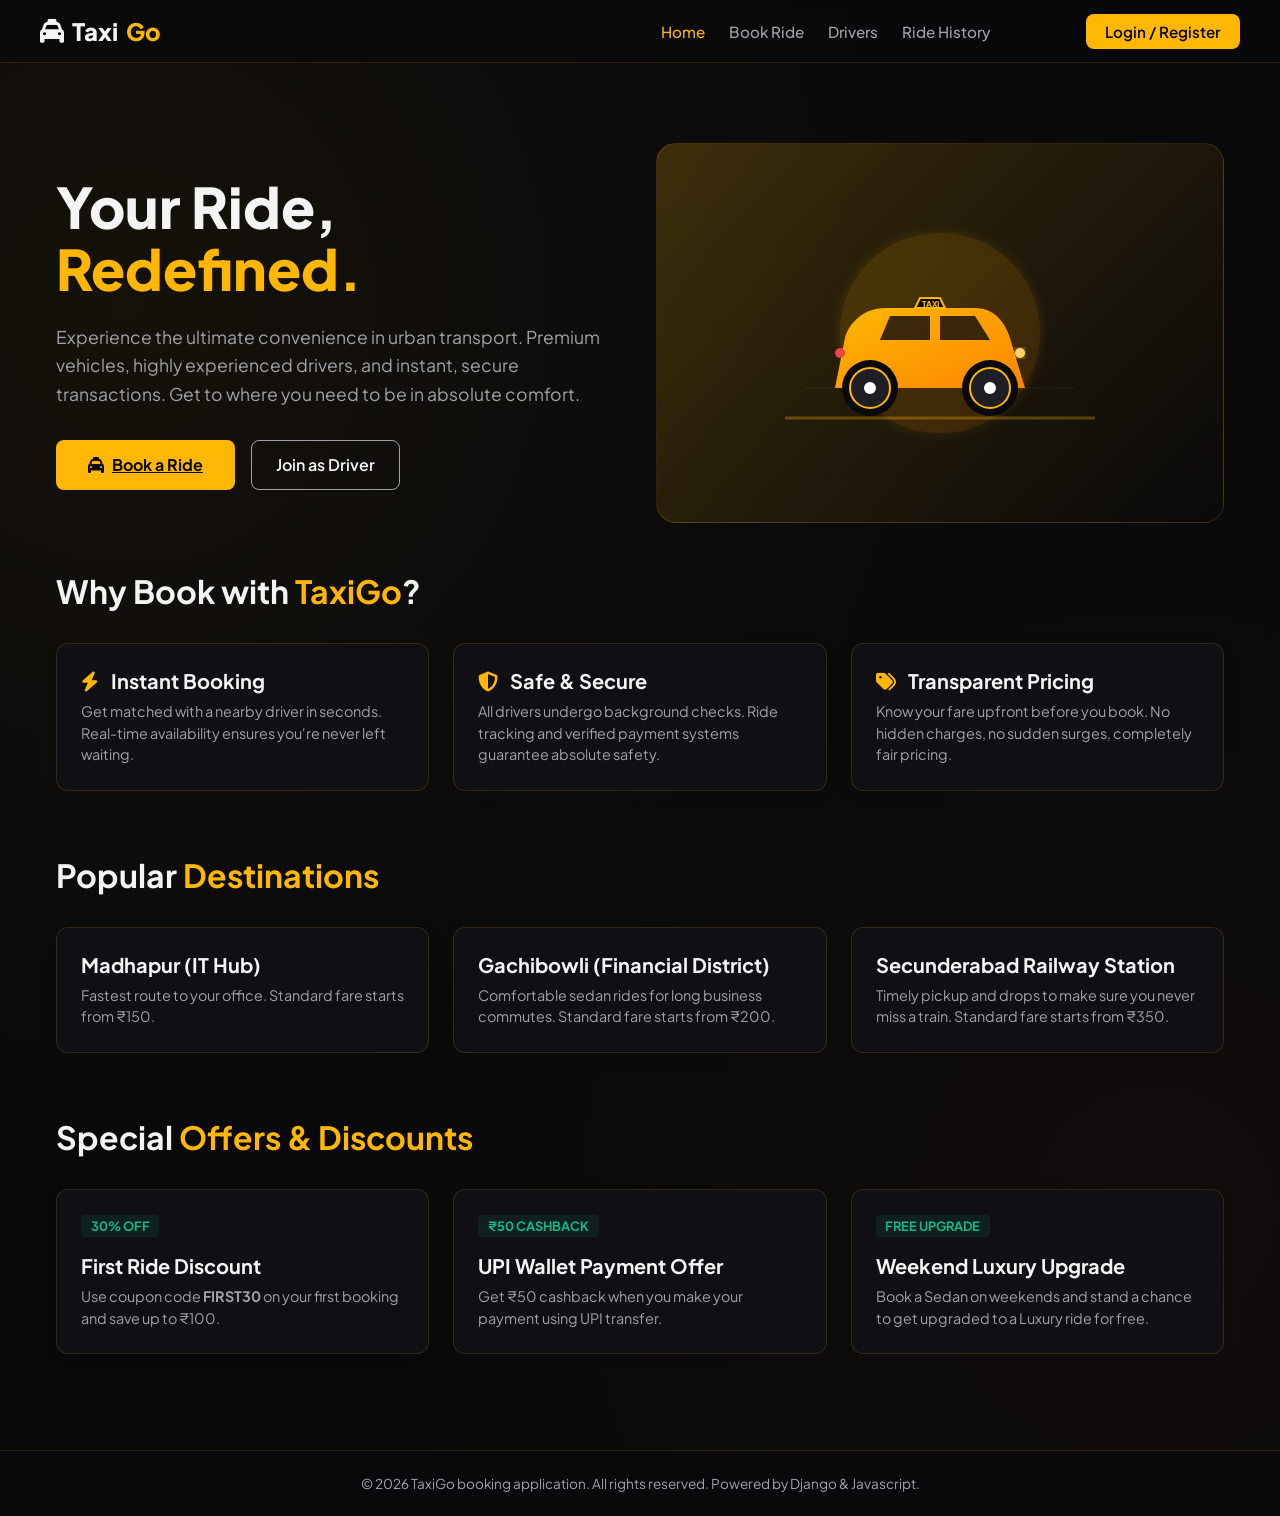
<file: TaxiBookingApplication/Frontend/index.html>
<!DOCTYPE html>
<html lang="en">
<head>
    <meta charset="UTF-8">
    <meta name="viewport" content="width=device-width, initial-scale=1.0">
    <title>TaxiGo - Premium Taxi Booking</title>
    <link rel="stylesheet" href="style.css">
    <link rel="stylesheet" href="https://cdnjs.cloudflare.com/ajax/libs/font-awesome/6.4.0/css/all.min.css">
</head>
<body>
    <header>
        <div class="nav-container">
            <a href="index.html" class="logo"><i class="fa-solid fa-taxi"></i> Taxi<span>Go</span></a>
            <nav>
                <ul class="nav-links" id="nav-links">
                    <li><a href="index.html" class="active">Home</a></li>
                    <li><a href="booking.html">Book Ride</a></li>
                    <li><a href="drivers.html">Drivers</a></li>
                    <li><a href="ride_history.html">Ride History</a></li>
                    <li><a href="customer_dashboard.html" id="nav-customer-dash" style="display:none;">Customer Dash</a></li>
                    <li><a href="driver_dashboard.html" id="nav-driver-dash" style="display:none;">Driver Dash</a></li>
                    <li><a href="admin_dashboard.html" id="nav-admin-dash" style="display:none;">Admin Dash</a></li>
                    <li id="nav-auth-btn"><a href="login.html" class="nav-btn">Login / Register</a></li>
                    <li id="nav-user-profile" style="display:none;"></li>
                </ul>
            </nav>
        </div>
    </header>

    <!-- Alert toast notification -->
    <div id="alert-banner" class="alert-banner"></div>

    <main>
        <!-- Hero Section -->
        <section class="hero-section">
            <div class="hero-text">
                <h1>Your Ride, <br><span>Redefined.</span></h1>
                <p>Experience the ultimate convenience in urban transport. Premium vehicles, highly experienced drivers, and instant, secure transactions. Get to where you need to be in absolute comfort.</p>
                <div class="hero-buttons">
                    <a href="booking.html" class="btn-primary" style="width: auto; padding: 0.85rem 2rem;"><i class="fa-solid fa-cab"></i> Book a Ride</a>
                    <a href="register.html" class="btn-secondary">Join as Driver</a>
                </div>
            </div>
            <div class="hero-image">
                <!-- Sleek CSS Taxi SVG illustration -->
                <svg width="350" height="250" viewBox="0 0 350 250" fill="none" xmlns="http://www.w3.org/2000/svg">
                    <defs>
                        <linearGradient id="yellowGlow" x1="0" y1="0" x2="1" y2="1">
                            <stop offset="0%" stop-color="#ffb703" />
                            <stop offset="100%" stop-color="#fb8500" />
                        </linearGradient>
                        <filter id="glow">
                            <feGaussianBlur stdDeviation="6" result="coloredBlur"/>
                            <feMerge>
                                <feMergeNode in="coloredBlur"/>
                                <feMergeNode in="SourceGraphic"/>
                            </feMerge>
                        </filter>
                    </defs>
                    <!-- Background Glow -->
                    <circle cx="175" cy="125" r="100" fill="url(#yellowGlow)" opacity="0.15" filter="url(#glow)" />
                    <!-- Futuristic City lines -->
                    <line x1="20" y1="210" x2="330" y2="210" stroke="rgba(255,183,3,0.3)" stroke-width="3" />
                    <line x1="40" y1="180" x2="310" y2="180" stroke="rgba(255,255,255,0.05)" stroke-width="1" />
                    <!-- Sedan Taxi Body -->
                    <path d="M70,180 L80,130 C82,120 95,100 120,100 L210,100 C230,100 240,115 245,130 L260,180 Z" fill="url(#yellowGlow)" />
                    <!-- Windows -->
                    <path d="M125,108 L165,108 L165,132 L115,132 Z" fill="#09090b" opacity="0.8" />
                    <path d="M175,108 L210,108 L225,132 L175,132 Z" fill="#09090b" opacity="0.8" />
                    <!-- Wheel Arches -->
                    <circle cx="105" cy="180" r="28" fill="#09090b" />
                    <circle cx="225" cy="180" r="28" fill="#09090b" />
                    <!-- Wheels -->
                    <circle cx="105" cy="180" r="20" fill="#1e1e24" stroke="var(--accent)" stroke-width="2" />
                    <circle cx="225" cy="180" r="20" fill="#1e1e24" stroke="var(--accent)" stroke-width="2" />
                    <circle cx="105" cy="180" r="6" fill="#fff" />
                    <circle cx="225" cy="180" r="6" fill="#fff" />
                    <!-- Headlight and Tail light -->
                    <circle cx="255" cy="145" r="5" fill="#ffd166" filter="url(#glow)" />
                    <circle cx="75" cy="145" r="5" fill="#ef4444" />
                    <!-- Taxi Roof Light -->
                    <path d="M150,100 L180,100 L175,90 L155,90 Z" fill="#09090b" stroke="var(--accent)" stroke-width="2" />
                    <text x="157" y="99" fill="var(--accent)" font-family="Plus Jakarta Sans" font-weight="900" font-size="8">TAXI</text>
                </svg>
            </div>
        </section>

        <!-- Book a Ride Info Section -->
        <section class="page-section">
            <h2 class="section-title">Why Book with <span>TaxiGo</span>?</h2>
            <div class="grid-container">
                <div class="destination-card">
                    <h3><i class="fa-solid fa-bolt" style="color:var(--accent); margin-right: 0.5rem;"></i> Instant Booking</h3>
                    <p>Get matched with a nearby driver in seconds. Real-time availability ensures you're never left waiting.</p>
                </div>
                <div class="destination-card">
                    <h3><i class="fa-solid fa-shield-halved" style="color:var(--accent); margin-right: 0.5rem;"></i> Safe & Secure</h3>
                    <p>All drivers undergo background checks. Ride tracking and verified payment systems guarantee absolute safety.</p>
                </div>
                <div class="destination-card">
                    <h3><i class="fa-solid fa-tags" style="color:var(--accent); margin-right: 0.5rem;"></i> Transparent Pricing</h3>
                    <p>Know your fare upfront before you book. No hidden charges, no sudden surges, completely fair pricing.</p>
                </div>
            </div>
        </section>

        <!-- Popular Destinations -->
        <section class="page-section">
            <h2 class="section-title">Popular <span>Destinations</span></h2>
            <div class="grid-container">
                <div class="destination-card">
                    <h3>Madhapur (IT Hub)</h3>
                    <p>Fastest route to your office. Standard fare starts from ₹150.</p>
                </div>
                <div class="destination-card">
                    <h3>Gachibowli (Financial District)</h3>
                    <p>Comfortable sedan rides for long business commutes. Standard fare starts from ₹200.</p>
                </div>
                <div class="destination-card">
                    <h3>Secunderabad Railway Station</h3>
                    <p>Timely pickup and drops to make sure you never miss a train. Standard fare starts from ₹350.</p>
                </div>
            </div>
        </section>

        <!-- Offers Section -->
        <section class="page-section">
            <h2 class="section-title">Special <span>Offers & Discounts</span></h2>
            <div class="grid-container">
                <div class="offer-card">
                    <span class="discount">30% OFF</span>
                    <h3>First Ride Discount</h3>
                    <p>Use coupon code <strong>FIRST30</strong> on your first booking and save up to ₹100.</p>
                </div>
                <div class="offer-card">
                    <span class="discount">₹50 CASHBACK</span>
                    <h3>UPI Wallet Payment Offer</h3>
                    <p>Get ₹50 cashback when you make your payment using UPI transfer.</p>
                </div>
                <div class="offer-card">
                    <span class="discount">FREE UPGRADE</span>
                    <h3>Weekend Luxury Upgrade</h3>
                    <p>Book a Sedan on weekends and stand a chance to get upgraded to a Luxury ride for free.</p>
                </div>
            </div>
        </section>
    </main>

    <footer>
        <p>&copy; 2026 TaxiGo booking application. All rights reserved. Powered by Django & Javascript.</p>
    </footer>

    <script src="script.js"></script>
</body>
</html>
</file>
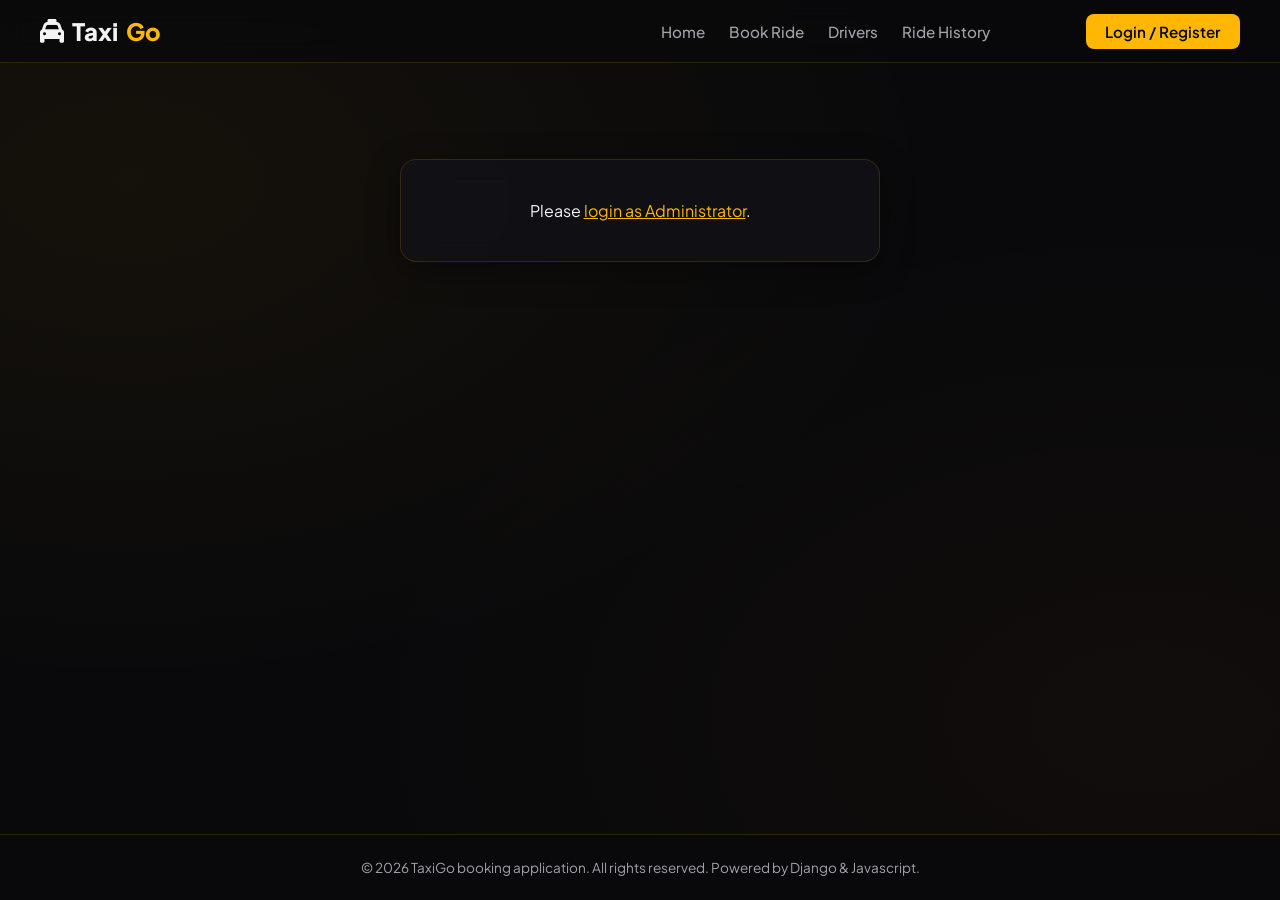
<file: TaxiBookingApplication/Frontend/admin_dashboard.html>
<!DOCTYPE html>
<html lang="en">
<head>
    <meta charset="UTF-8">
    <meta name="viewport" content="width=device-width, initial-scale=1.0">
    <title>TaxiGo - Admin Dashboard</title>
    <link rel="stylesheet" href="style.css">
    <link rel="stylesheet" href="https://cdnjs.cloudflare.com/ajax/libs/font-awesome/6.4.0/css/all.min.css">
</head>
<body>
    <header>
        <div class="nav-container">
            <a href="index.html" class="logo"><i class="fa-solid fa-taxi"></i> Taxi<span>Go</span></a>
            <nav>
                <ul class="nav-links" id="nav-links">
                    <li><a href="index.html">Home</a></li>
                    <li><a href="booking.html">Book Ride</a></li>
                    <li><a href="drivers.html">Drivers</a></li>
                    <li><a href="ride_history.html">Ride History</a></li>
                    <li><a href="customer_dashboard.html" id="nav-customer-dash" style="display:none;">Customer Dash</a></li>
                    <li><a href="driver_dashboard.html" id="nav-driver-dash" style="display:none;">Driver Dash</a></li>
                    <li><a href="admin_dashboard.html" class="active" id="nav-admin-dash">Admin Dash</a></li>
                    <li id="nav-auth-btn"><a href="login.html" class="nav-btn">Login / Register</a></li>
                    <li id="nav-user-profile" style="display:none;"></li>
                </ul>
            </nav>
        </div>
    </header>

    <div id="alert-banner" class="alert-banner"></div>

    <main>
        <section class="page-section">
            <h2 class="section-title">Admin <span>Control Panel</span></h2>

            <!-- Tabs Navigation -->
            <div class="tabs-header">
                <button class="tab-link active" onclick="switchAdminTab('customers')"><i class="fa-solid fa-users"></i> Customers</button>
                <button class="tab-link" onclick="switchAdminTab('drivers')"><i class="fa-solid fa-id-card"></i> Drivers</button>
                <button class="tab-link" onclick="switchAdminTab('vehicles')"><i class="fa-solid fa-car"></i> Vehicles</button>
                <button class="tab-link" onclick="switchAdminTab('bookings')"><i class="fa-solid fa-calendar-check"></i> Bookings</button>
                <button class="tab-link" onclick="switchAdminTab('payments')"><i class="fa-solid fa-money-check-dollar"></i> Payments</button>
            </div>

            <!-- Tab Content: Customers -->
            <div id="tab-customers" class="tab-content active">
                <div class="dashboard-actions">
                    <h2>Manage Customers</h2>
                    <button class="btn-add" onclick="openAdminModal('customer', 'add')"><i class="fa-solid fa-plus"></i> Add Customer</button>
                </div>
                <div class="dashboard-table-container">
                    <table>
                        <thead>
                            <tr>
                                <th>ID</th>
                                <th>Full Name</th>
                                <th>Email</th>
                                <th>Phone</th>
                                <th>Address</th>
                                <th>Actions</th>
                            </tr>
                        </thead>
                        <tbody id="admin-customers-tbody">
                            <!-- Injected dynamically -->
                        </tbody>
                    </table>
                </div>
            </div>

            <!-- Tab Content: Drivers -->
            <div id="tab-drivers" class="tab-content">
                <div class="dashboard-actions">
                    <h2>Manage Drivers</h2>
                    <button class="btn-add" onclick="openAdminModal('driver', 'add')"><i class="fa-solid fa-plus"></i> Add Driver</button>
                </div>
                <div class="dashboard-table-container">
                    <table>
                        <thead>
                            <tr>
                                <th>ID</th>
                                <th>Driver Name</th>
                                <th>Email</th>
                                <th>Phone</th>
                                <th>License Number</th>
                                <th>Experience</th>
                                <th>Availability</th>
                                <th>Actions</th>
                            </tr>
                        </thead>
                        <tbody id="admin-drivers-tbody">
                            <!-- Injected dynamically -->
                        </tbody>
                    </table>
                </div>
            </div>

            <!-- Tab Content: Vehicles -->
            <div id="tab-vehicles" class="tab-content">
                <div class="dashboard-actions">
                    <h2>Manage Vehicles</h2>
                    <button class="btn-add" onclick="openAdminModal('vehicle', 'add')"><i class="fa-solid fa-plus"></i> Add Vehicle</button>
                </div>
                <div class="dashboard-table-container">
                    <table>
                        <thead>
                            <tr>
                                <th>ID</th>
                                <th>Driver Name</th>
                                <th>Vehicle Type</th>
                                <th>Vehicle Number</th>
                                <th>Seating Capacity</th>
                                <th>Model</th>
                                <th>Actions</th>
                            </tr>
                        </thead>
                        <tbody id="admin-vehicles-tbody">
                            <!-- Injected dynamically -->
                        </tbody>
                    </table>
                </div>
            </div>

            <!-- Tab Content: Bookings -->
            <div id="tab-bookings" class="tab-content">
                <div class="dashboard-actions">
                    <h2>Manage Ride Bookings</h2>
                    <button class="btn-add" onclick="openAdminModal('booking', 'add')"><i class="fa-solid fa-plus"></i> Add Booking</button>
                </div>
                <div class="dashboard-table-container">
                    <table>
                        <thead>
                            <tr>
                                <th>ID</th>
                                <th>Customer Name</th>
                                <th>Driver Name</th>
                                <th>Pickup</th>
                                <th>Drop</th>
                                <th>Date</th>
                                <th>Fare</th>
                                <th>Ride Status</th>
                                <th>Actions</th>
                            </tr>
                        </thead>
                        <tbody id="admin-bookings-tbody">
                            <!-- Injected dynamically -->
                        </tbody>
                    </table>
                </div>
            </div>

            <!-- Tab Content: Payments -->
            <div id="tab-payments" class="tab-content">
                <div class="dashboard-actions">
                    <h2>Manage Payments</h2>
                    <button class="btn-add" onclick="openAdminModal('payment', 'add')"><i class="fa-solid fa-plus"></i> Add Payment</button>
                </div>
                <div class="dashboard-table-container">
                    <table>
                        <thead>
                            <tr>
                                <th>ID</th>
                                <th>Booking ID</th>
                                <th>Customer Name</th>
                                <th>Amount</th>
                                <th>Method</th>
                                <th>Status</th>
                                <th>Transaction ID</th>
                                <th>Date</th>
                                <th>Actions</th>
                            </tr>
                        </thead>
                        <tbody id="admin-payments-tbody">
                            <!-- Injected dynamically -->
                        </tbody>
                    </table>
                </div>
            </div>
        </section>
    </main>

    <!-- ADMIN DYNAMIC CRUD MODAL -->
    <div id="admin-crud-modal" class="modal">
        <div class="modal-content">
            <div class="modal-header">
                <h2 id="modal-title">CRUD Operation</h2>
                <button class="modal-close" onclick="closeAdminModal()">&times;</button>
            </div>
            <form id="admin-crud-form" onsubmit="handleAdminCrudSubmit(event)">
                <!-- Target schema type and action -->
                <input type="hidden" id="modal-schema-type">
                <input type="hidden" id="modal-action-type">
                <input type="hidden" id="modal-record-id">

                <!-- Dynamic Form Fields Container -->
                <div id="modal-fields-container"></div>

                <button type="submit" class="btn-primary" style="margin-top: 1.5rem;"><i class="fa-solid fa-floppy-disk"></i> Save Record</button>
            </form>
        </div>
    </div>

    <footer>
        <p>&copy; 2026 TaxiGo booking application. All rights reserved. Powered by Django & Javascript.</p>
    </footer>

    <script src="script.js"></script>
    <script>
        window.addEventListener('DOMContentLoaded', () => {
            if (typeof initAdminDashboard === 'function') {
                initAdminDashboard();
            }
        });
    </script>
</body>
</html>
</file>
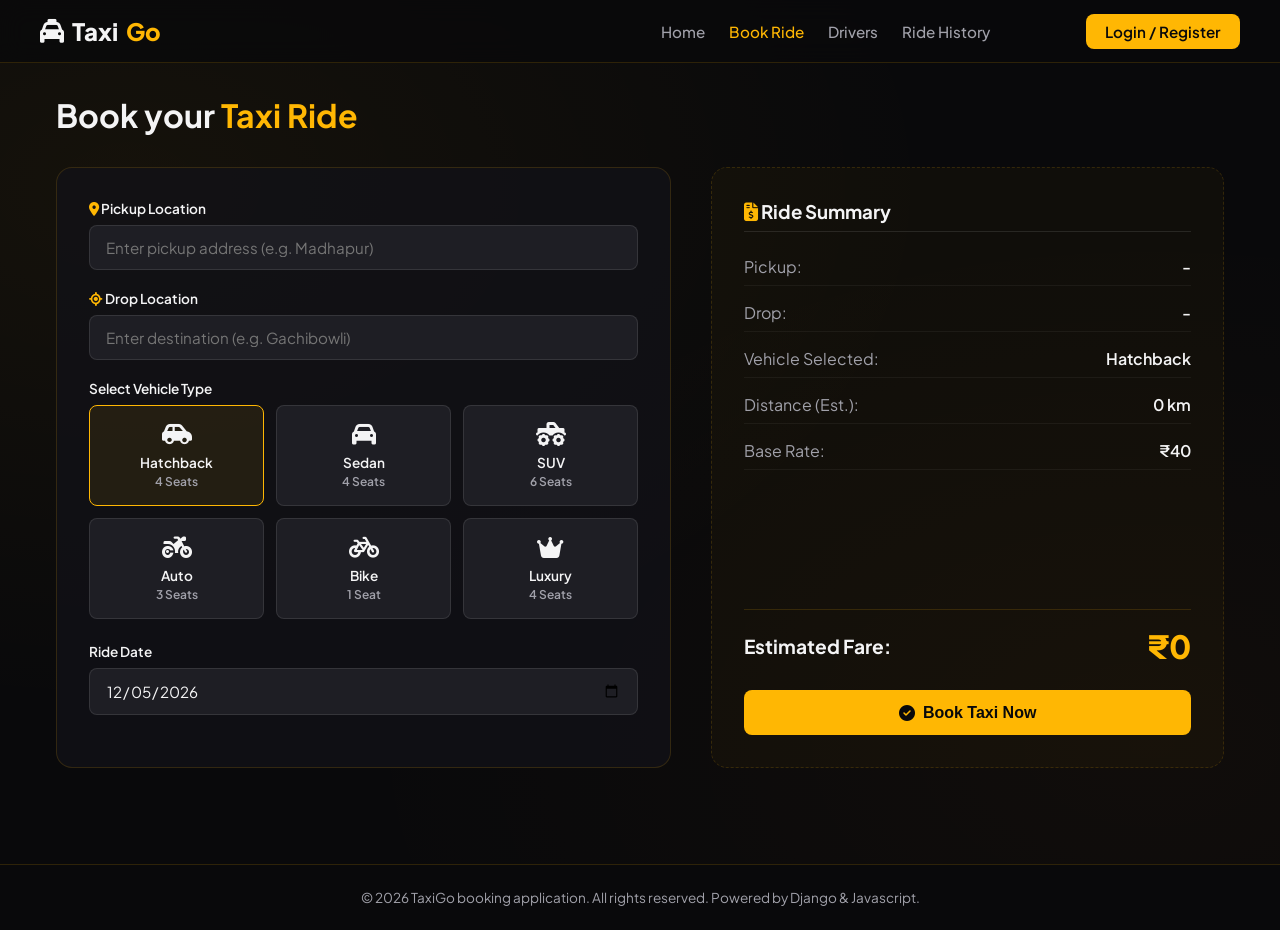
<file: TaxiBookingApplication/Frontend/booking.html>
<!DOCTYPE html>
<html lang="en">
<head>
    <meta charset="UTF-8">
    <meta name="viewport" content="width=device-width, initial-scale=1.0">
    <title>TaxiGo - Book a Ride</title>
    <link rel="stylesheet" href="style.css">
    <link rel="stylesheet" href="https://cdnjs.cloudflare.com/ajax/libs/font-awesome/6.4.0/css/all.min.css">
</head>
<body>
    <header>
        <div class="nav-container">
            <a href="index.html" class="logo"><i class="fa-solid fa-taxi"></i> Taxi<span>Go</span></a>
            <nav>
                <ul class="nav-links" id="nav-links">
                    <li><a href="index.html">Home</a></li>
                    <li><a href="booking.html" class="active">Book Ride</a></li>
                    <li><a href="drivers.html">Drivers</a></li>
                    <li><a href="ride_history.html">Ride History</a></li>
                    <li><a href="customer_dashboard.html" id="nav-customer-dash" style="display:none;">Customer Dash</a></li>
                    <li><a href="driver_dashboard.html" id="nav-driver-dash" style="display:none;">Driver Dash</a></li>
                    <li><a href="admin_dashboard.html" id="nav-admin-dash" style="display:none;">Admin Dash</a></li>
                    <li id="nav-auth-btn"><a href="login.html" class="nav-btn">Login / Register</a></li>
                    <li id="nav-user-profile" style="display:none;"></li>
                </ul>
            </nav>
        </div>
    </header>

    <div id="alert-banner" class="alert-banner"></div>

    <main>
        <section class="page-section">
            <h2 class="section-title">Book your <span>Taxi Ride</span></h2>
            
            <div class="booking-grid">
                <!-- Booking Form -->
                <div class="booking-form-card">
                    <form id="booking-form">
                        <div class="form-group">
                            <label for="pickup-loc"><i class="fa-solid fa-location-dot" style="color: var(--accent);"></i> Pickup Location</label>
                            <input type="text" id="pickup-loc" class="form-control" placeholder="Enter pickup address (e.g. Madhapur)" required oninput="calculateFareEstimate()">
                        </div>
                        <div class="form-group">
                            <label for="drop-loc"><i class="fa-solid fa-location-crosshairs" style="color: var(--accent);"></i> Drop Location</label>
                            <input type="text" id="drop-loc" class="form-control" placeholder="Enter destination (e.g. Gachibowli)" required oninput="calculateFareEstimate()">
                        </div>
                        
                        <div class="form-group">
                            <label>Select Vehicle Type</label>
                            <div class="vehicle-selector">
                                <div class="vehicle-type-option selected" data-type="Hatchback" data-rate="12" data-base="40" onclick="selectVehicleOption(this)">
                                    <i class="fa-solid fa-car-side"></i>
                                    <span>Hatchback</span>
                                    <span class="capacity">4 Seats</span>
                                </div>
                                <div class="vehicle-type-option" data-type="Sedan" data-rate="15" data-base="60" onclick="selectVehicleOption(this)">
                                    <i class="fa-solid fa-car"></i>
                                    <span>Sedan</span>
                                    <span class="capacity">4 Seats</span>
                                </div>
                                <div class="vehicle-type-option" data-type="SUV" data-rate="22" data-base="80" onclick="selectVehicleOption(this)">
                                    <i class="fa-solid fa-truck-monster"></i>
                                    <span>SUV</span>
                                    <span class="capacity">6 Seats</span>
                                </div>
                                <div class="vehicle-type-option" data-type="Auto" data-rate="8" data-base="30" onclick="selectVehicleOption(this)">
                                    <i class="fa-solid fa-motorcycle"></i>
                                    <span>Auto</span>
                                    <span class="capacity">3 Seats</span>
                                </div>
                                <div class="vehicle-type-option" data-type="Bike" data-rate="6" data-base="15" onclick="selectVehicleOption(this)">
                                    <i class="fa-solid fa-bicycle"></i>
                                    <span>Bike</span>
                                    <span class="capacity">1 Seat</span>
                                </div>
                                <div class="vehicle-type-option" data-type="Luxury" data-rate="35" data-base="120" onclick="selectVehicleOption(this)">
                                    <i class="fa-solid fa-crown"></i>
                                    <span>Luxury</span>
                                    <span class="capacity">4 Seats</span>
                                </div>
                            </div>
                        </div>

                        <div class="form-group" style="margin-top: 1.5rem;">
                            <label for="booking-date">Ride Date</label>
                            <input type="date" id="booking-date" class="form-control" required>
                        </div>
                    </form>
                </div>

                <!-- Booking Summary / Fare Estimate -->
                <div class="booking-summary-card">
                    <div>
                        <h3 style="margin-bottom: 1.5rem; border-bottom: 1px solid rgba(255,255,255,0.1); padding-bottom: 0.5rem;"><i class="fa-solid fa-file-invoice-dollar" style="color:var(--accent);"></i> Ride Summary</h3>
                        
                        <div class="summary-item">
                            <span>Pickup:</span>
                            <span id="summary-pickup">-</span>
                        </div>
                        <div class="summary-item">
                            <span>Drop:</span>
                            <span id="summary-drop">-</span>
                        </div>
                        <div class="summary-item">
                            <span>Vehicle Selected:</span>
                            <span id="summary-vehicle">Hatchback</span>
                        </div>
                        <div class="summary-item">
                            <span>Distance (Est.):</span>
                            <span id="summary-distance">0 km</span>
                        </div>
                        <div class="summary-item">
                            <span>Base Rate:</span>
                            <span id="summary-base">₹40</span>
                        </div>
                    </div>

                    <div>
                        <div class="fare-total">
                            <span>Estimated Fare:</span>
                            <span id="summary-total">₹0</span>
                        </div>
                        
                        <button type="button" class="btn-primary" style="margin-top: 1.5rem;" onclick="submitBooking()"><i class="fa-solid fa-circle-check"></i> Book Taxi Now</button>
                    </div>
                </div>
            </div>
        </section>
    </main>

    <footer>
        <p>&copy; 2026 TaxiGo booking application. All rights reserved. Powered by Django & Javascript.</p>
    </footer>

    <script src="script.js"></script>
    <script>
        // Form field event helper functions
        function selectVehicleOption(element) {
            document.querySelectorAll('.vehicle-type-option').forEach(el => el.classList.remove('selected'));
            element.classList.add('selected');
            document.getElementById('summary-vehicle').innerText = element.getAttribute('data-type');
            document.getElementById('summary-base').innerText = '₹' + element.getAttribute('data-base');
            calculateFareEstimate();
        }

        function calculateFareEstimate() {
            const pickup = document.getElementById('pickup-loc').value.trim();
            const drop = document.getElementById('drop-loc').value.trim();
            
            document.getElementById('summary-pickup').innerText = pickup || '-';
            document.getElementById('summary-drop').innerText = drop || '-';

            if (!pickup || !drop) {
                document.getElementById('summary-distance').innerText = '0 km';
                document.getElementById('summary-total').innerText = '₹0';
                return;
            }

            // Simulate distance using string lengths
            const distance = Math.max(3, (pickup.length + drop.length) % 25 + 2);
            document.getElementById('summary-distance').innerText = distance + ' km';

            // Calculate fare
            const activeOption = document.querySelector('.vehicle-type-option.selected');
            const base = parseInt(activeOption.getAttribute('data-base'));
            const rate = parseInt(activeOption.getAttribute('data-rate'));
            
            const total = base + (distance * rate);
            document.getElementById('summary-total').innerText = '₹' + total;
        }

        // Set default date to today
        window.addEventListener('DOMContentLoaded', () => {
            const today = new Date().toISOString().split('T')[0];
            document.getElementById('booking-date').value = today;
        });
    </script>
</body>
</html>
</file>
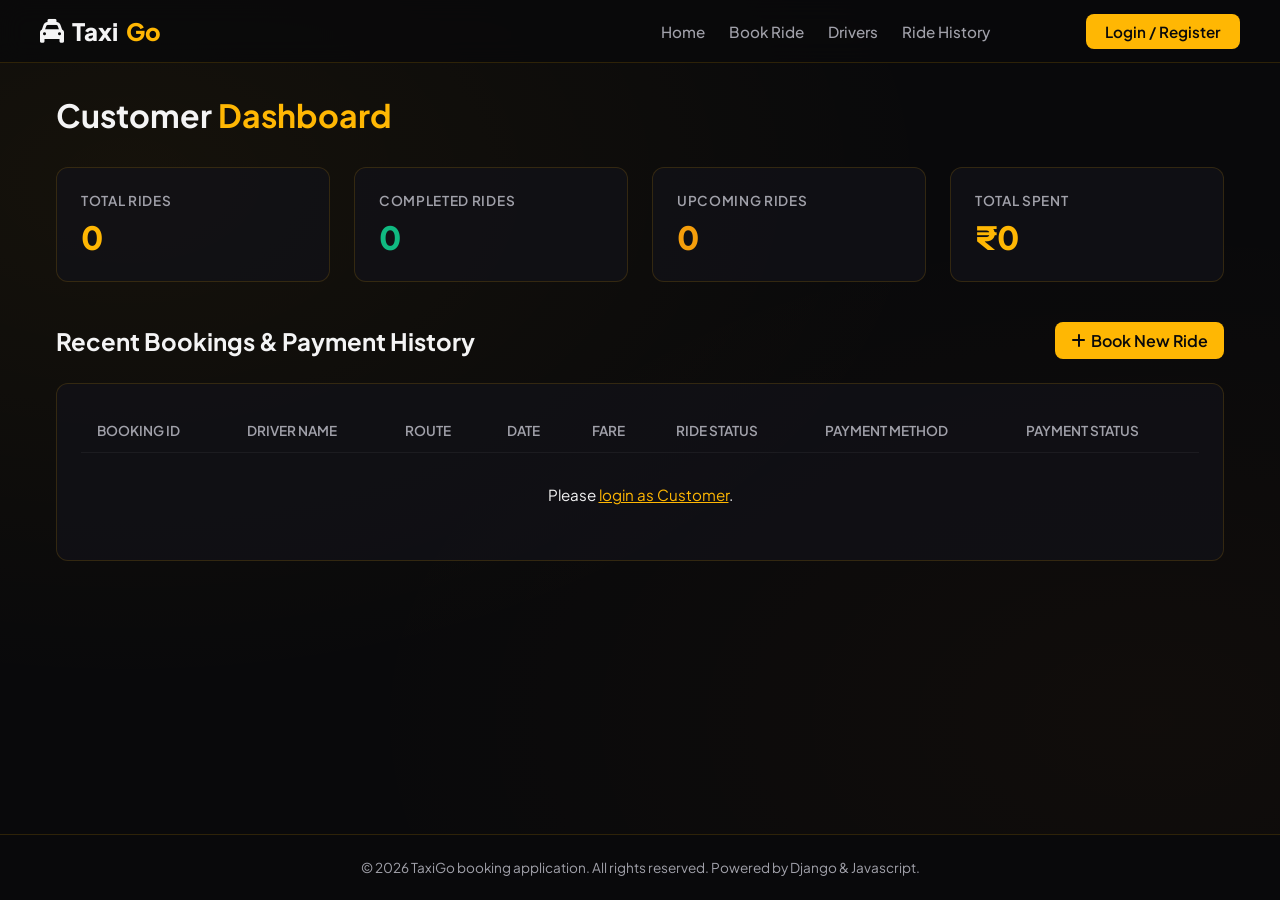
<file: TaxiBookingApplication/Frontend/customer_dashboard.html>
<!DOCTYPE html>
<html lang="en">
<head>
    <meta charset="UTF-8">
    <meta name="viewport" content="width=device-width, initial-scale=1.0">
    <title>TaxiGo - Customer Dashboard</title>
    <link rel="stylesheet" href="style.css">
    <link rel="stylesheet" href="https://cdnjs.cloudflare.com/ajax/libs/font-awesome/6.4.0/css/all.min.css">
</head>
<body>
    <header>
        <div class="nav-container">
            <a href="index.html" class="logo"><i class="fa-solid fa-taxi"></i> Taxi<span>Go</span></a>
            <nav>
                <ul class="nav-links" id="nav-links">
                    <li><a href="index.html">Home</a></li>
                    <li><a href="booking.html">Book Ride</a></li>
                    <li><a href="drivers.html">Drivers</a></li>
                    <li><a href="ride_history.html">Ride History</a></li>
                    <li><a href="customer_dashboard.html" class="active" id="nav-customer-dash">Customer Dash</a></li>
                    <li><a href="driver_dashboard.html" id="nav-driver-dash" style="display:none;">Driver Dash</a></li>
                    <li><a href="admin_dashboard.html" id="nav-admin-dash" style="display:none;">Admin Dash</a></li>
                    <li id="nav-auth-btn"><a href="login.html" class="nav-btn">Login / Register</a></li>
                    <li id="nav-user-profile" style="display:none;"></li>
                </ul>
            </nav>
        </div>
    </header>

    <div id="alert-banner" class="alert-banner"></div>

    <main>
        <section class="page-section">
            <h2 class="section-title">Customer <span>Dashboard</span></h2>
            
            <!-- Metric Cards -->
            <div class="metrics-grid">
                <div class="metric-card">
                    <span class="title">Total Rides</span>
                    <span id="cust-total-rides" class="value">0</span>
                </div>
                <div class="metric-card">
                    <span class="title">Completed Rides</span>
                    <span id="cust-completed-rides" class="value" style="color: var(--success);">0</span>
                </div>
                <div class="metric-card">
                    <span class="title">Upcoming Rides</span>
                    <span id="cust-upcoming-rides" class="value" style="color: var(--pending);">0</span>
                </div>
                <div class="metric-card">
                    <span class="title">Total Spent</span>
                    <span id="cust-total-spent" class="value">₹0</span>
                </div>
            </div>

            <!-- Ride Lists -->
            <div class="dashboard-actions">
                <h2>Recent Bookings & Payment History</h2>
                <a href="booking.html" class="btn-add" style="text-decoration: none;"><i class="fa-solid fa-plus"></i> Book New Ride</a>
            </div>

            <div class="dashboard-table-container">
                <table>
                    <thead>
                        <tr>
                            <th>Booking ID</th>
                            <th>Driver Name</th>
                            <th>Route</th>
                            <th>Date</th>
                            <th>Fare</th>
                            <th>Ride Status</th>
                            <th>Payment Method</th>
                            <th>Payment Status</th>
                        </tr>
                    </thead>
                    <tbody id="cust-dashboard-tbody">
                        <tr>
                            <td colspan="8" style="text-align: center; padding: 2rem;">
                                <i class="fa-solid fa-circle-notch fa-spin" style="font-size: 1.5rem; color: var(--accent);"></i>
                                <p style="margin-top: 0.5rem;">Loading dashboard metrics...</p>
                            </td>
                        </tr>
                    </tbody>
                </table>
            </div>
        </section>
    </main>

    <footer>
        <p>&copy; 2026 TaxiGo booking application. All rights reserved. Powered by Django & Javascript.</p>
    </footer>

    <script src="script.js"></script>
    <script>
        window.addEventListener('DOMContentLoaded', () => {
            if (typeof initCustomerDashboard === 'function') {
                initCustomerDashboard();
            }
        });
    </script>
</body>
</html>
</file>
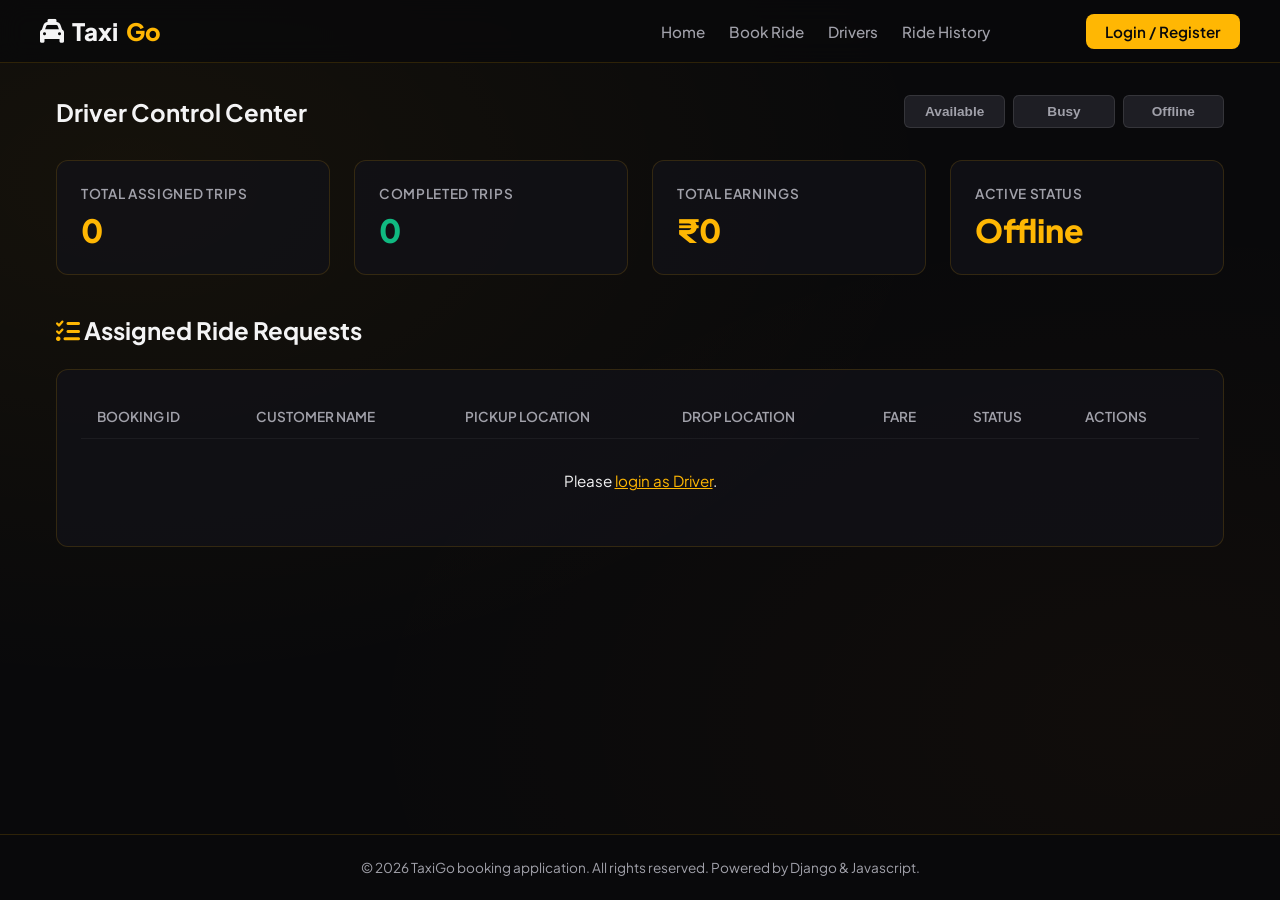
<file: TaxiBookingApplication/Frontend/driver_dashboard.html>
<!DOCTYPE html>
<html lang="en">
<head>
    <meta charset="UTF-8">
    <meta name="viewport" content="width=device-width, initial-scale=1.0">
    <title>TaxiGo - Driver Dashboard</title>
    <link rel="stylesheet" href="style.css">
    <link rel="stylesheet" href="https://cdnjs.cloudflare.com/ajax/libs/font-awesome/6.4.0/css/all.min.css">
</head>
<body>
    <header>
        <div class="nav-container">
            <a href="index.html" class="logo"><i class="fa-solid fa-taxi"></i> Taxi<span>Go</span></a>
            <nav>
                <ul class="nav-links" id="nav-links">
                    <li><a href="index.html">Home</a></li>
                    <li><a href="booking.html">Book Ride</a></li>
                    <li><a href="drivers.html">Drivers</a></li>
                    <li><a href="ride_history.html">Ride History</a></li>
                    <li><a href="customer_dashboard.html" id="nav-customer-dash" style="display:none;">Customer Dash</a></li>
                    <li><a href="driver_dashboard.html" class="active" id="nav-driver-dash">Driver Dash</a></li>
                    <li><a href="admin_dashboard.html" id="nav-admin-dash" style="display:none;">Admin Dash</a></li>
                    <li id="nav-auth-btn"><a href="login.html" class="nav-btn">Login / Register</a></li>
                    <li id="nav-user-profile" style="display:none;"></li>
                </ul>
            </nav>
        </div>
    </header>

    <div id="alert-banner" class="alert-banner"></div>

    <main>
        <section class="page-section">
            <div class="dashboard-actions" style="margin-bottom: 2rem;">
                <h2>Driver Control Center</h2>
                <!-- Availability Status Controller -->
                <div class="avail-container" style="width: 320px;">
                    <button class="avail-btn" id="avail-Available" onclick="updateDriverStatus('Available')">Available</button>
                    <button class="avail-btn" id="avail-Busy" onclick="updateDriverStatus('Busy')">Busy</button>
                    <button class="avail-btn" id="avail-Offline" onclick="updateDriverStatus('Offline')">Offline</button>
                </div>
            </div>

            <!-- Metric Cards -->
            <div class="metrics-grid">
                <div class="metric-card">
                    <span class="title">Total Assigned Trips</span>
                    <span id="driver-total-trips" class="value">0</span>
                </div>
                <div class="metric-card">
                    <span class="title">Completed Trips</span>
                    <span id="driver-completed-trips" class="value" style="color: var(--success);">0</span>
                </div>
                <div class="metric-card">
                    <span class="title">Total Earnings</span>
                    <span id="driver-earnings" class="value">₹0</span>
                </div>
                <div class="metric-card">
                    <span class="title">Active Status</span>
                    <span id="driver-active-status" class="value" style="color: var(--accent);">Offline</span>
                </div>
            </div>

            <!-- Job Board / Assigned Rides -->
            <h2 style="font-size: 1.5rem; margin-bottom: 1.5rem;"><i class="fa-solid fa-list-check" style="color:var(--accent);"></i> Assigned Ride Requests</h2>
            <div class="dashboard-table-container">
                <table>
                    <thead>
                        <tr>
                            <th>Booking ID</th>
                            <th>Customer Name</th>
                            <th>Pickup Location</th>
                            <th>Drop Location</th>
                            <th>Fare</th>
                            <th>Status</th>
                            <th>Actions</th>
                        </tr>
                    </thead>
                    <tbody id="driver-dashboard-tbody">
                        <tr>
                            <td colspan="7" style="text-align: center; padding: 2rem;">
                                <i class="fa-solid fa-circle-notch fa-spin" style="font-size: 1.5rem; color: var(--accent);"></i>
                                <p style="margin-top: 0.5rem;">Loading assigned trips...</p>
                            </td>
                        </tr>
                    </tbody>
                </table>
            </div>
        </section>
    </main>

    <footer>
        <p>&copy; 2026 TaxiGo booking application. All rights reserved. Powered by Django & Javascript.</p>
    </footer>

    <script src="script.js"></script>
    <script>
        window.addEventListener('DOMContentLoaded', () => {
            if (typeof initDriverDashboard === 'function') {
                initDriverDashboard();
            }
        });
    </script>
</body>
</html>
</file>
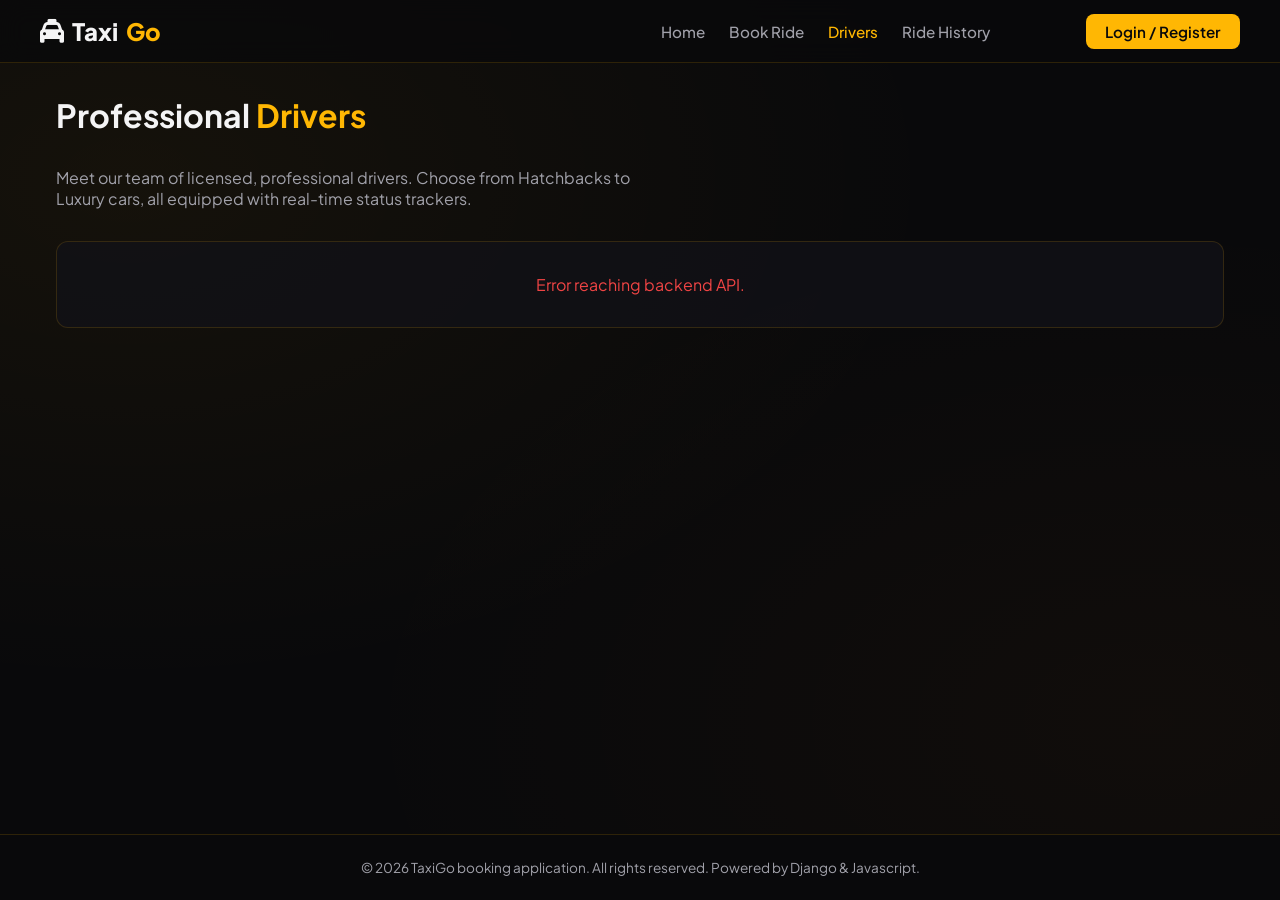
<file: TaxiBookingApplication/Frontend/drivers.html>
<!DOCTYPE html>
<html lang="en">
<head>
    <meta charset="UTF-8">
    <meta name="viewport" content="width=device-width, initial-scale=1.0">
    <title>TaxiGo - Our Drivers</title>
    <link rel="stylesheet" href="style.css">
    <link rel="stylesheet" href="https://cdnjs.cloudflare.com/ajax/libs/font-awesome/6.4.0/css/all.min.css">
</head>
<body>
    <header>
        <div class="nav-container">
            <a href="index.html" class="logo"><i class="fa-solid fa-taxi"></i> Taxi<span>Go</span></a>
            <nav>
                <ul class="nav-links" id="nav-links">
                    <li><a href="index.html">Home</a></li>
                    <li><a href="booking.html">Book Ride</a></li>
                    <li><a href="drivers.html" class="active">Drivers</a></li>
                    <li><a href="ride_history.html">Ride History</a></li>
                    <li><a href="customer_dashboard.html" id="nav-customer-dash" style="display:none;">Customer Dash</a></li>
                    <li><a href="driver_dashboard.html" id="nav-driver-dash" style="display:none;">Driver Dash</a></li>
                    <li><a href="admin_dashboard.html" id="nav-admin-dash" style="display:none;">Admin Dash</a></li>
                    <li id="nav-auth-btn"><a href="login.html" class="nav-btn">Login / Register</a></li>
                    <li id="nav-user-profile" style="display:none;"></li>
                </ul>
            </nav>
        </div>
    </header>

    <div id="alert-banner" class="alert-banner"></div>

    <main>
        <section class="page-section">
            <h2 class="section-title">Professional <span>Drivers</span></h2>
            <p style="color: var(--text-secondary); margin-bottom: 2rem; max-width: 600px;">Meet our team of licensed, professional drivers. Choose from Hatchbacks to Luxury cars, all equipped with real-time status trackers.</p>
            
            <div id="drivers-grid" class="grid-container">
                <!-- Driver Cards will be injected by script.js -->
                <div class="metric-card" style="text-align: center; padding: 3rem; grid-column: 1 / -1;">
                    <i class="fa-solid fa-circle-notch fa-spin" style="font-size: 2rem; color: var(--accent); margin-bottom: 1rem;"></i>
                    <p>Loading driver database...</p>
                </div>
            </div>
        </section>
    </main>

    <footer>
        <p>&copy; 2026 TaxiGo booking application. All rights reserved. Powered by Django & Javascript.</p>
    </footer>

    <script src="script.js"></script>
    <script>
        // Trigger loadDrivers when the DOM content is ready
        window.addEventListener('DOMContentLoaded', () => {
            if (typeof loadDriversPage === 'function') {
                loadDriversPage();
            }
        });
    </script>
</body>
</html>
</file>
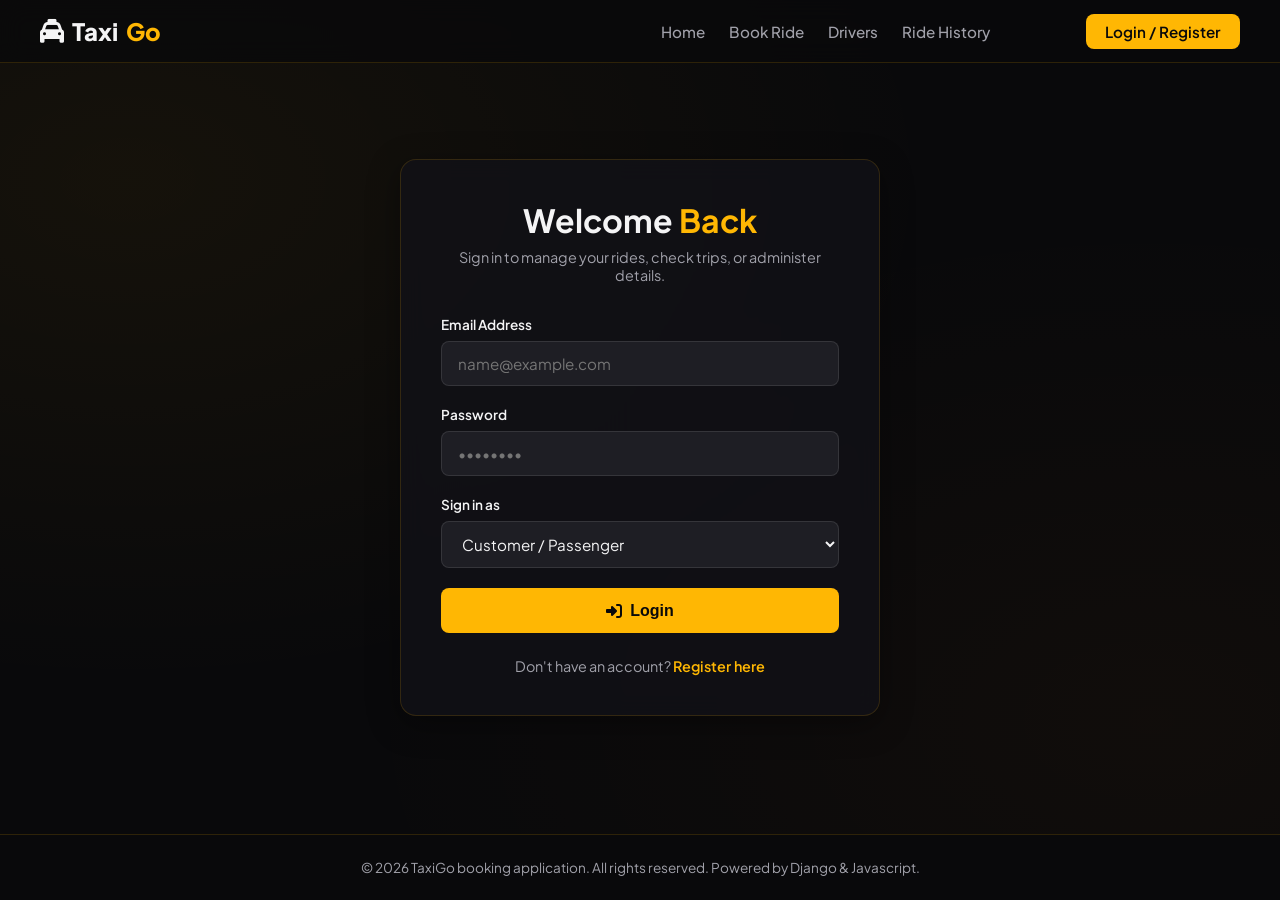
<file: TaxiBookingApplication/Frontend/login.html>
<!DOCTYPE html>
<html lang="en">
<head>
    <meta charset="UTF-8">
    <meta name="viewport" content="width=device-width, initial-scale=1.0">
    <title>TaxiGo - Login</title>
    <link rel="stylesheet" href="style.css">
    <link rel="stylesheet" href="https://cdnjs.cloudflare.com/ajax/libs/font-awesome/6.4.0/css/all.min.css">
</head>
<body>
    <header>
        <div class="nav-container">
            <a href="index.html" class="logo"><i class="fa-solid fa-taxi"></i> Taxi<span>Go</span></a>
            <nav>
                <ul class="nav-links" id="nav-links">
                    <li><a href="index.html">Home</a></li>
                    <li><a href="booking.html">Book Ride</a></li>
                    <li><a href="drivers.html">Drivers</a></li>
                    <li><a href="ride_history.html">Ride History</a></li>
                    <li><a href="customer_dashboard.html" id="nav-customer-dash" style="display:none;">Customer Dash</a></li>
                    <li><a href="driver_dashboard.html" id="nav-driver-dash" style="display:none;">Driver Dash</a></li>
                    <li><a href="admin_dashboard.html" id="nav-admin-dash" style="display:none;">Admin Dash</a></li>
                    <li id="nav-auth-btn"><a href="login.html" class="nav-btn active">Login / Register</a></li>
                    <li id="nav-user-profile" style="display:none;"></li>
                </ul>
            </nav>
        </div>
    </header>

    <div id="alert-banner" class="alert-banner"></div>

    <main>
        <div class="auth-container">
            <div class="auth-header">
                <h1>Welcome <span>Back</span></h1>
                <p>Sign in to manage your rides, check trips, or administer details.</p>
            </div>
            <form id="login-form">
                <div class="form-group">
                    <label for="login-email">Email Address</label>
                    <input type="email" id="login-email" class="form-control" placeholder="name@example.com" required>
                </div>
                <div class="form-group">
                    <label for="login-password">Password</label>
                    <input type="password" id="login-password" class="form-control" placeholder="••••••••" required>
                </div>
                <div class="form-group">
                    <label for="login-role">Sign in as</label>
                    <select id="login-role">
                        <option value="customer">Customer / Passenger</option>
                        <option value="driver">Driver</option>
                        <option value="admin">Administrator</option>
                    </select>
                </div>
                <button type="submit" class="btn-primary"><i class="fa-solid fa-right-to-bracket"></i> Login</button>
            </form>
            <div class="auth-footer">
                Don't have an account? <a href="register.html">Register here</a>
            </div>
        </div>
    </main>

    <footer>
        <p>&copy; 2026 TaxiGo booking application. All rights reserved. Powered by Django & Javascript.</p>
    </footer>

    <script src="script.js"></script>
</body>
</html>
</file>
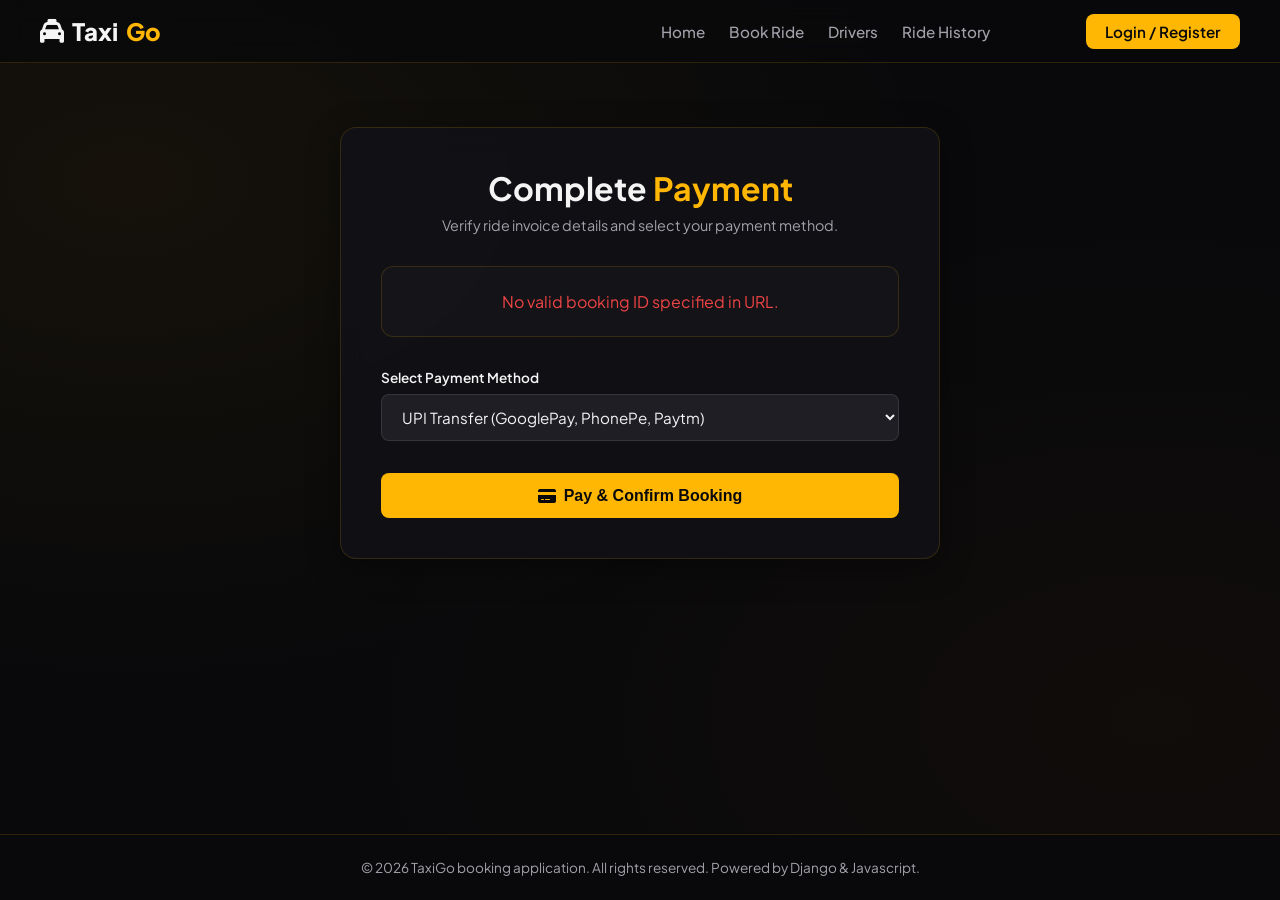
<file: TaxiBookingApplication/Frontend/payments.html>
<!DOCTYPE html>
<html lang="en">
<head>
    <meta charset="UTF-8">
    <meta name="viewport" content="width=device-width, initial-scale=1.0">
    <title>TaxiGo - Complete Payment</title>
    <link rel="stylesheet" href="style.css">
    <link rel="stylesheet" href="https://cdnjs.cloudflare.com/ajax/libs/font-awesome/6.4.0/css/all.min.css">
</head>
<body>
    <header>
        <div class="nav-container">
            <a href="index.html" class="logo"><i class="fa-solid fa-taxi"></i> Taxi<span>Go</span></a>
            <nav>
                <ul class="nav-links" id="nav-links">
                    <li><a href="index.html">Home</a></li>
                    <li><a href="booking.html">Book Ride</a></li>
                    <li><a href="drivers.html">Drivers</a></li>
                    <li><a href="ride_history.html">Ride History</a></li>
                    <li><a href="customer_dashboard.html" id="nav-customer-dash" style="display:none;">Customer Dash</a></li>
                    <li><a href="driver_dashboard.html" id="nav-driver-dash" style="display:none;">Driver Dash</a></li>
                    <li><a href="admin_dashboard.html" id="nav-admin-dash" style="display:none;">Admin Dash</a></li>
                    <li id="nav-auth-btn"><a href="login.html" class="nav-btn">Login / Register</a></li>
                    <li id="nav-user-profile" style="display:none;"></li>
                </ul>
            </nav>
        </div>
    </header>

    <div id="alert-banner" class="alert-banner"></div>

    <main>
        <div class="auth-container" style="max-width: 600px; margin: 2rem auto;">
            <div class="auth-header">
                <h1>Complete <span>Payment</span></h1>
                <p>Verify ride invoice details and select your payment method.</p>
            </div>

            <div id="checkout-details" style="margin-bottom: 2rem; background: rgba(255, 255, 255, 0.02); border: 1px solid var(--border-color); border-radius: 12px; padding: 1.5rem;">
                <!-- Loaded dynamically by Javascript -->
                <div style="text-align: center; padding: 1rem;">
                    <i class="fa-solid fa-circle-notch fa-spin" style="font-size: 1.5rem; color: var(--accent);"></i>
                    <p style="margin-top: 0.5rem;">Fetching invoice details...</p>
                </div>
            </div>

            <form id="payment-form" onsubmit="processPayment(event)">
                <div class="form-group">
                    <label for="pay-method">Select Payment Method</label>
                    <select id="pay-method" class="form-control" required>
                        <option value="UPI">UPI Transfer (GooglePay, PhonePe, Paytm)</option>
                        <option value="Credit Card">Credit Card</option>
                        <option value="Debit Card">Debit Card</option>
                        <option value="Wallet">Digital Wallet (Paytm, AmazonPay)</option>
                        <option value="Cash">Cash to Driver</option>
                    </select>
                </div>

                <div style="margin-top: 2rem;">
                    <button type="submit" class="btn-primary" id="pay-now-btn"><i class="fa-solid fa-credit-card"></i> Pay & Confirm Booking</button>
                </div>
            </form>
        </div>
    </main>

    <footer>
        <p>&copy; 2026 TaxiGo booking application. All rights reserved. Powered by Django & Javascript.</p>
    </footer>

    <script src="script.js"></script>
    <script>
        window.addEventListener('DOMContentLoaded', () => {
            if (typeof initCheckoutPage === 'function') {
                initCheckoutPage();
            }
        });
    </script>
</body>
</html>
</file>
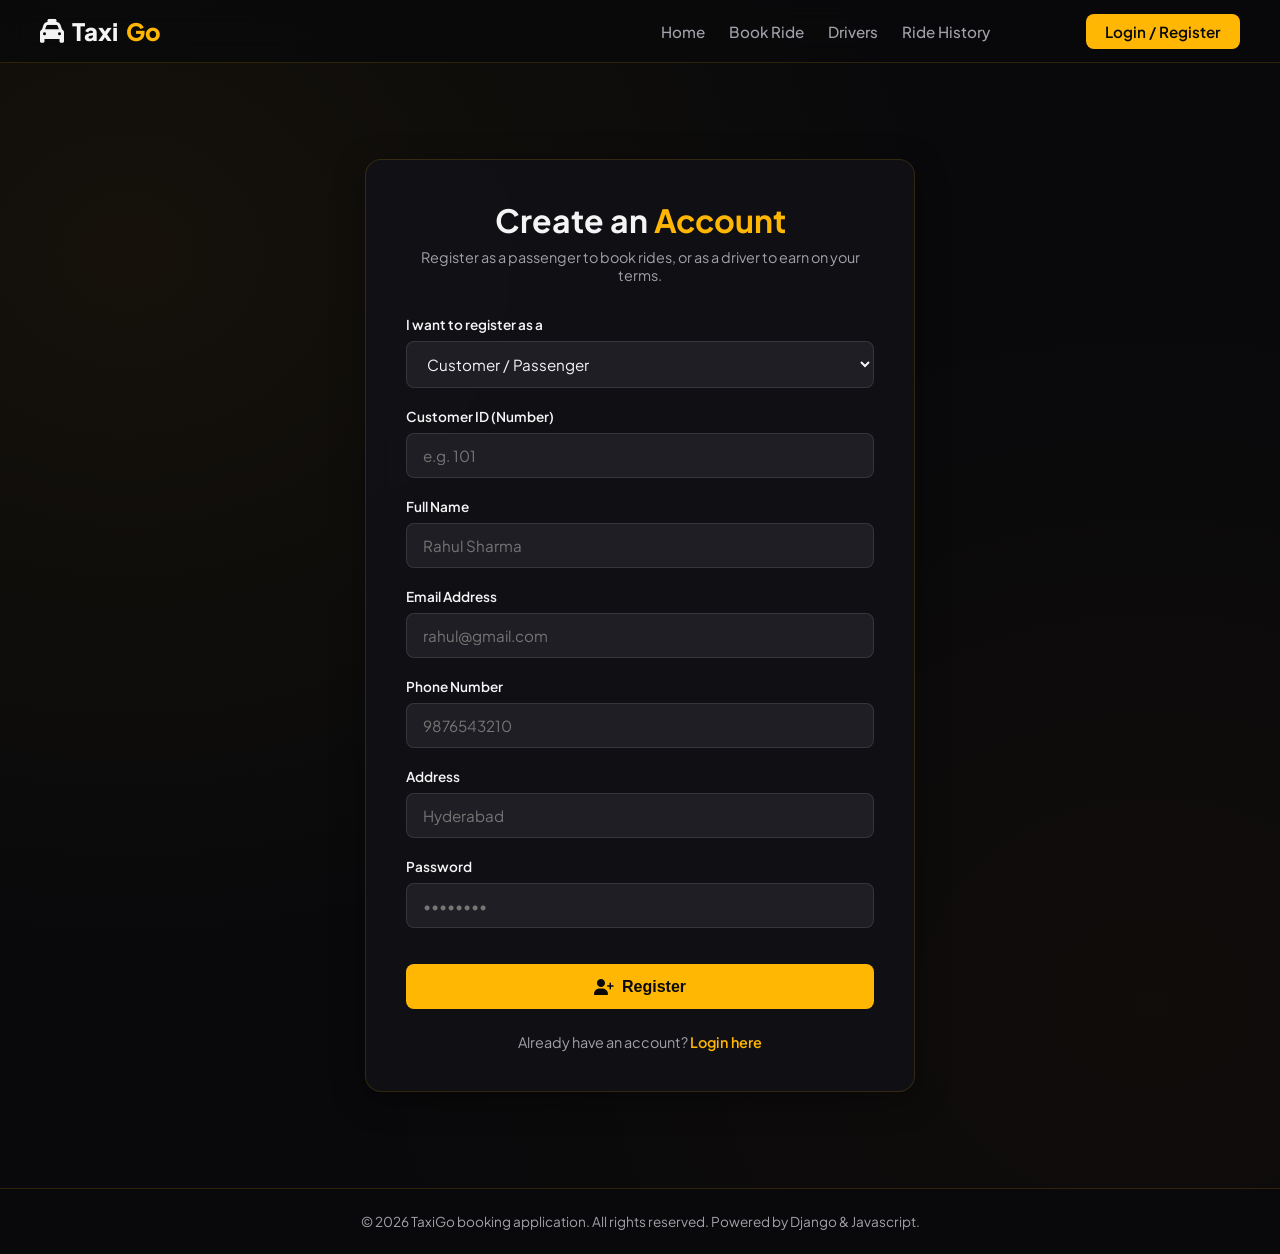
<file: TaxiBookingApplication/Frontend/register.html>
<!DOCTYPE html>
<html lang="en">
<head>
    <meta charset="UTF-8">
    <meta name="viewport" content="width=device-width, initial-scale=1.0">
    <title>TaxiGo - Register</title>
    <link rel="stylesheet" href="style.css">
    <link rel="stylesheet" href="https://cdnjs.cloudflare.com/ajax/libs/font-awesome/6.4.0/css/all.min.css">
</head>
<body>
    <header>
        <div class="nav-container">
            <a href="index.html" class="logo"><i class="fa-solid fa-taxi"></i> Taxi<span>Go</span></a>
            <nav>
                <ul class="nav-links" id="nav-links">
                    <li><a href="index.html">Home</a></li>
                    <li><a href="booking.html">Book Ride</a></li>
                    <li><a href="drivers.html">Drivers</a></li>
                    <li><a href="ride_history.html">Ride History</a></li>
                    <li><a href="customer_dashboard.html" id="nav-customer-dash" style="display:none;">Customer Dash</a></li>
                    <li><a href="driver_dashboard.html" id="nav-driver-dash" style="display:none;">Driver Dash</a></li>
                    <li><a href="admin_dashboard.html" id="nav-admin-dash" style="display:none;">Admin Dash</a></li>
                    <li id="nav-auth-btn"><a href="login.html" class="nav-btn active">Login / Register</a></li>
                    <li id="nav-user-profile" style="display:none;"></li>
                </ul>
            </nav>
        </div>
    </header>

    <div id="alert-banner" class="alert-banner"></div>

    <main>
        <div class="auth-container" style="max-width: 550px;">
            <div class="auth-header">
                <h1>Create an <span>Account</span></h1>
                <p>Register as a passenger to book rides, or as a driver to earn on your terms.</p>
            </div>
            
            <div class="form-group">
                <label for="register-role">I want to register as a</label>
                <select id="register-role" onchange="toggleRegisterFields()">
                    <option value="customer">Customer / Passenger</option>
                    <option value="driver">Driver</option>
                </select>
            </div>

            <form id="register-form">
                <!-- Customer Fields -->
                <div id="customer-fields-container">
                    <div class="form-group">
                        <label for="cust-id">Customer ID (Number)</label>
                        <input type="number" id="cust-id" class="form-control" placeholder="e.g. 101" required>
                    </div>
                    <div class="form-group">
                        <label for="cust-name">Full Name</label>
                        <input type="text" id="cust-name" class="form-control" placeholder="Rahul Sharma" required>
                    </div>
                    <div class="form-group">
                        <label for="cust-email">Email Address</label>
                        <input type="email" id="cust-email" class="form-control" placeholder="rahul@gmail.com" required>
                    </div>
                    <div class="form-group">
                        <label for="cust-phone">Phone Number</label>
                        <input type="text" id="cust-phone" class="form-control" placeholder="9876543210" required>
                    </div>
                    <div class="form-group">
                        <label for="cust-address">Address</label>
                        <input type="text" id="cust-address" class="form-control" placeholder="Hyderabad" required>
                    </div>
                    <div class="form-group">
                        <label for="cust-password">Password</label>
                        <input type="password" id="cust-password" class="form-control" placeholder="••••••••" required>
                    </div>
                </div>

                <!-- Driver Fields (Hidden initially) -->
                <div id="driver-fields-container" style="display: none;">
                    <div class="form-group">
                        <label for="driver-id">Driver ID (Number)</label>
                        <input type="number" id="driver-id" class="form-control" placeholder="e.g. 201">
                    </div>
                    <div class="form-group">
                        <label for="driver-name">Driver Name</label>
                        <input type="text" id="driver-name" class="form-control" placeholder="Ramesh Kumar">
                    </div>
                    <div class="form-group">
                        <label for="driver-email">Email Address</label>
                        <input type="email" id="driver-email" class="form-control" placeholder="ramesh@gmail.com">
                    </div>
                    <div class="form-group">
                        <label for="driver-phone">Phone Number</label>
                        <input type="text" id="driver-phone" class="form-control" placeholder="9988776655">
                    </div>
                    <div class="form-group">
                        <label for="driver-license">License Number</label>
                        <input type="text" id="driver-license" class="form-control" placeholder="DL123456789">
                    </div>
                    <div class="form-group">
                        <label for="driver-experience">Experience (Years)</label>
                        <input type="number" id="driver-experience" class="form-control" placeholder="e.g. 5" min="0">
                    </div>
                    <div class="form-group">
                        <label for="driver-password">Password</label>
                        <input type="password" id="driver-password" class="form-control" placeholder="••••••••">
                    </div>
                </div>

                <button type="submit" class="btn-primary" style="margin-top: 1rem;"><i class="fa-solid fa-user-plus"></i> Register</button>
            </form>
            <div class="auth-footer">
                Already have an account? <a href="login.html">Login here</a>
            </div>
        </div>
    </main>

    <footer>
        <p>&copy; 2026 TaxiGo booking application. All rights reserved. Powered by Django & Javascript.</p>
    </footer>

    <script src="script.js"></script>
    <script>
        function toggleRegisterFields() {
            const role = document.getElementById('register-role').value;
            const custContainer = document.getElementById('customer-fields-container');
            const driverContainer = document.getElementById('driver-fields-container');
            
            // Toggle container visibility
            if (role === 'customer') {
                custContainer.style.display = 'block';
                driverContainer.style.display = 'none';
                
                // Toggle required attributes
                document.getElementById('cust-id').required = true;
                document.getElementById('cust-name').required = true;
                document.getElementById('cust-email').required = true;
                document.getElementById('cust-phone').required = true;
                document.getElementById('cust-address').required = true;
                document.getElementById('cust-password').required = true;

                document.getElementById('driver-id').required = false;
                document.getElementById('driver-name').required = false;
                document.getElementById('driver-email').required = false;
                document.getElementById('driver-phone').required = false;
                document.getElementById('driver-license').required = false;
                document.getElementById('driver-password').required = false;
            } else {
                custContainer.style.display = 'none';
                driverContainer.style.display = 'block';
                
                // Toggle required attributes
                document.getElementById('cust-id').required = false;
                document.getElementById('cust-name').required = false;
                document.getElementById('cust-email').required = false;
                document.getElementById('cust-phone').required = false;
                document.getElementById('cust-address').required = false;
                document.getElementById('cust-password').required = false;

                document.getElementById('driver-id').required = true;
                document.getElementById('driver-name').required = true;
                document.getElementById('driver-email').required = true;
                document.getElementById('driver-phone').required = true;
                document.getElementById('driver-license').required = true;
                document.getElementById('driver-password').required = true;
            }
        }
        // Run on page load to configure defaults
        window.addEventListener('DOMContentLoaded', toggleRegisterFields);
    </script>
</body>
</html>
</file>
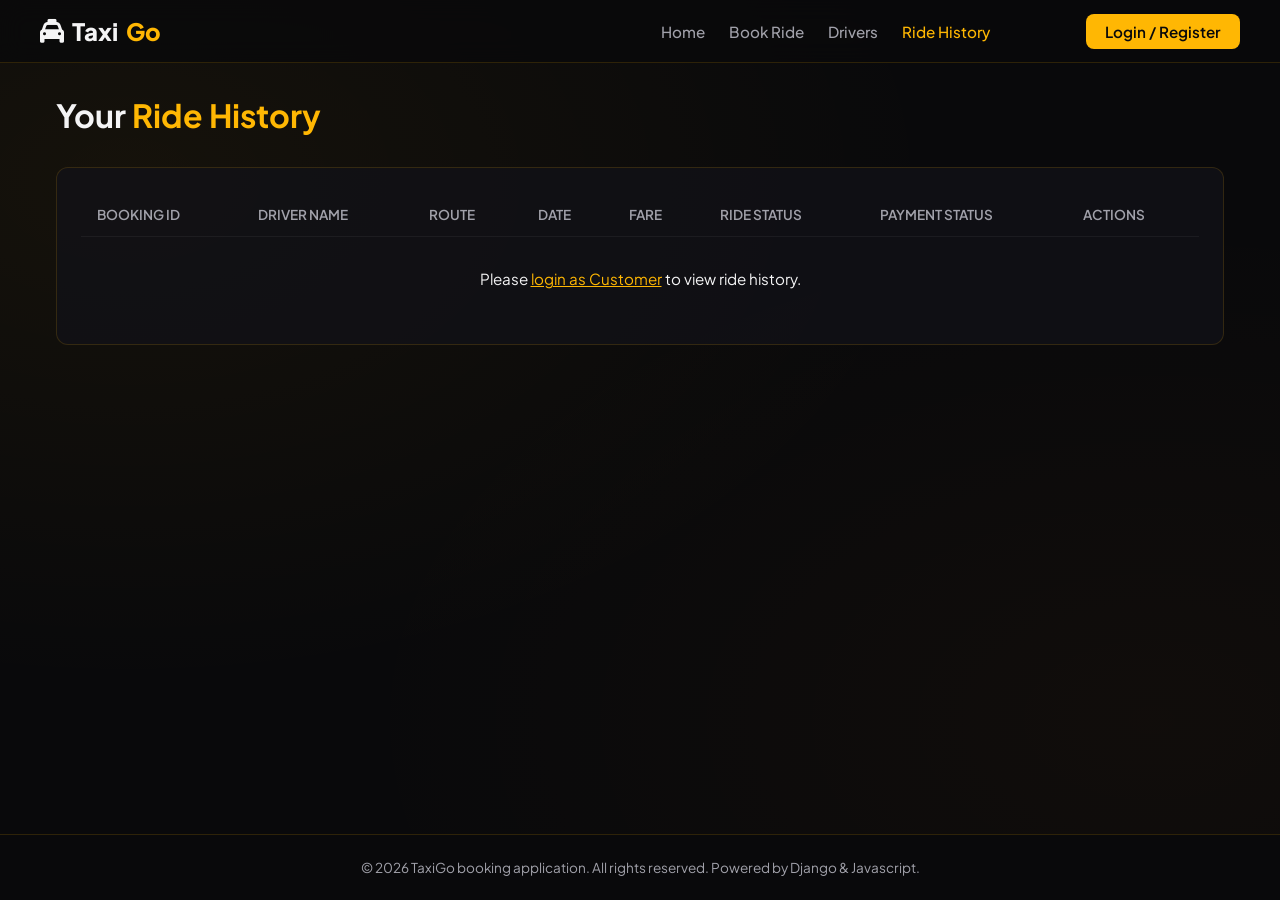
<file: TaxiBookingApplication/Frontend/ride_history.html>
<!DOCTYPE html>
<html lang="en">
<head>
    <meta charset="UTF-8">
    <meta name="viewport" content="width=device-width, initial-scale=1.0">
    <title>TaxiGo - Ride History</title>
    <link rel="stylesheet" href="style.css">
    <link rel="stylesheet" href="https://cdnjs.cloudflare.com/ajax/libs/font-awesome/6.4.0/css/all.min.css">
</head>
<body>
    <header>
        <div class="nav-container">
            <a href="index.html" class="logo"><i class="fa-solid fa-taxi"></i> Taxi<span>Go</span></a>
            <nav>
                <ul class="nav-links" id="nav-links">
                    <li><a href="index.html">Home</a></li>
                    <li><a href="booking.html">Book Ride</a></li>
                    <li><a href="drivers.html">Drivers</a></li>
                    <li><a href="ride_history.html" class="active">Ride History</a></li>
                    <li><a href="customer_dashboard.html" id="nav-customer-dash" style="display:none;">Customer Dash</a></li>
                    <li><a href="driver_dashboard.html" id="nav-driver-dash" style="display:none;">Driver Dash</a></li>
                    <li><a href="admin_dashboard.html" id="nav-admin-dash" style="display:none;">Admin Dash</a></li>
                    <li id="nav-auth-btn"><a href="login.html" class="nav-btn">Login / Register</a></li>
                    <li id="nav-user-profile" style="display:none;"></li>
                </ul>
            </nav>
        </div>
    </header>

    <div id="alert-banner" class="alert-banner"></div>

    <main>
        <section class="page-section">
            <h2 class="section-title">Your <span>Ride History</span></h2>
            <div id="ride-history-content">
                <div class="dashboard-table-container">
                    <table>
                        <thead>
                            <tr>
                                <th>Booking ID</th>
                                <th>Driver Name</th>
                                <th>Route</th>
                                <th>Date</th>
                                <th>Fare</th>
                                <th>Ride Status</th>
                                <th>Payment Status</th>
                                <th>Actions</th>
                            </tr>
                        </thead>
                        <tbody id="ride-history-tbody">
                            <tr>
                                <td colspan="8" style="text-align: center; padding: 2rem;">
                                    <i class="fa-solid fa-circle-notch fa-spin" style="font-size: 1.5rem; color: var(--accent);"></i>
                                    <p style="margin-top: 0.5rem;">Loading ride history...</p>
                                </td>
                            </tr>
                        </tbody>
                    </table>
                </div>
            </div>
        </section>
    </main>

    <footer>
        <p>&copy; 2026 TaxiGo booking application. All rights reserved. Powered by Django & Javascript.</p>
    </footer>

    <script src="script.js"></script>
    <script>
        window.addEventListener('DOMContentLoaded', () => {
            if (typeof initRideHistoryPage === 'function') {
                initRideHistoryPage();
            }
        });
    </script>
</body>
</html>
</file>
<file: TaxiBookingApplication/Frontend/style.css>
@import url('https://fonts.googleapis.com/css2?family=Plus+Jakarta+Sans:wght@300;400;500;600;700;800&display=swap');

:root {
    --bg-dark: #09090b;
    --bg-card: rgba(18, 18, 24, 0.75);
    --bg-input: #1e1e24;
    --accent: #ffb703;
    --accent-hover: #fb8500;
    --text-primary: #f4f4f5;
    --text-secondary: #a1a1aa;
    --border-color: rgba(255, 183, 3, 0.15);
    --border-focus: rgba(255, 183, 3, 0.5);
    --success: #10b981;
    --error: #ef4444;
    --pending: #f59e0b;
    --font: 'Plus Jakarta Sans', sans-serif;
    --glass-shadow: 0 8px 32px 0 rgba(0, 0, 0, 0.37);
}

* {
    margin: 0;
    padding: 0;
    box-sizing: border-box;
}

body {
    background-color: var(--bg-dark);
    background-image: 
        radial-gradient(at 10% 20%, rgba(255, 183, 3, 0.05) 0px, transparent 50%),
        radial-gradient(at 90% 80%, rgba(251, 133, 0, 0.03) 0px, transparent 50%);
    color: var(--text-primary);
    font-family: var(--font);
    min-height: 100vh;
    display: flex;
    flex-direction: column;
    overflow-x: hidden;
}

/* Scrollbar styling */
::-webkit-scrollbar {
    width: 8px;
}
::-webkit-scrollbar-track {
    background: var(--bg-dark);
}
::-webkit-scrollbar-thumb {
    background: #27272a;
    border-radius: 4px;
}
::-webkit-scrollbar-thumb:hover {
    background: var(--accent);
}

/* Header & Nav */
header {
    background: rgba(9, 9, 11, 0.8);
    backdrop-filter: blur(12px);
    -webkit-backdrop-filter: blur(12px);
    border-bottom: 1px solid var(--border-color);
    position: sticky;
    top: 0;
    z-index: 100;
    padding: 1rem 2rem;
}

.nav-container {
    max-width: 1200px;
    margin: 0 auto;
    display: flex;
    justify-content: space-between;
    align-items: center;
}

.logo {
    display: flex;
    align-items: center;
    gap: 0.5rem;
    font-size: 1.5rem;
    font-weight: 800;
    color: var(--text-primary);
    text-decoration: none;
}

.logo span {
    color: var(--accent);
}

.nav-links {
    display: flex;
    gap: 1.5rem;
    list-style: none;
    align-items: center;
}

.nav-links a {
    color: var(--text-secondary);
    text-decoration: none;
    font-weight: 500;
    font-size: 0.95rem;
    transition: color 0.3s ease;
}

.nav-links a:hover, .nav-links a.active {
    color: var(--accent);
}

.nav-btn {
    background: var(--accent);
    color: var(--bg-dark) !important;
    padding: 0.5rem 1.2rem;
    border-radius: 8px;
    font-weight: 600 !important;
    transition: transform 0.2s ease, background 0.3s ease !important;
}

.nav-btn:hover {
    background: var(--accent-hover);
    transform: translateY(-1px);
}

.nav-logout {
    background: transparent;
    border: 1px solid var(--error);
    color: var(--error) !important;
    padding: 0.4rem 1rem;
    border-radius: 8px;
    font-weight: 600;
    cursor: pointer;
    transition: background 0.3s ease, color 0.3s ease;
}

.nav-logout:hover {
    background: var(--error);
    color: var(--text-primary) !important;
}

/* User Info Badge */
.user-badge {
    background: rgba(255, 183, 3, 0.1);
    border: 1px solid var(--border-color);
    padding: 0.4rem 1rem;
    border-radius: 20px;
    display: flex;
    align-items: center;
    gap: 0.5rem;
    font-size: 0.85rem;
    color: var(--accent);
}

.user-badge .role {
    font-size: 0.75rem;
    background: var(--accent);
    color: var(--bg-dark);
    padding: 0.1rem 0.4rem;
    border-radius: 4px;
    font-weight: 700;
    text-transform: uppercase;
}

/* Main Content Area */
main {
    flex: 1;
    max-width: 1200px;
    width: 100%;
    margin: 0 auto;
    padding: 2rem 1rem;
}

/* Footer */
footer {
    background: #09090b;
    border-top: 1px solid var(--border-color);
    padding: 1.5rem;
    text-align: center;
    color: var(--text-secondary);
    font-size: 0.85rem;
    margin-top: auto;
}

footer a {
    color: var(--accent);
    text-decoration: none;
}

/* Forms & Auth Container */
.auth-container {
    max-width: 480px;
    margin: 4rem auto;
    background: var(--bg-card);
    border: 1px solid var(--border-color);
    padding: 2.5rem;
    border-radius: 16px;
    box-shadow: var(--glass-shadow);
    backdrop-filter: blur(12px);
    -webkit-backdrop-filter: blur(12px);
}

.auth-header {
    text-align: center;
    margin-bottom: 2rem;
}

.auth-header h1 {
    font-size: 2rem;
    font-weight: 700;
    margin-bottom: 0.5rem;
}

.auth-header h1 span {
    color: var(--accent);
}

.auth-header p {
    color: var(--text-secondary);
    font-size: 0.9rem;
}

.form-group {
    margin-bottom: 1.25rem;
}

.form-group label {
    display: block;
    font-size: 0.85rem;
    font-weight: 600;
    margin-bottom: 0.5rem;
    color: var(--text-primary);
}

.form-control, select {
    width: 100%;
    background: var(--bg-input);
    border: 1px solid rgba(255, 255, 255, 0.1);
    color: var(--text-primary);
    padding: 0.75rem 1rem;
    border-radius: 8px;
    font-family: var(--font);
    font-size: 0.95rem;
    outline: none;
    transition: border-color 0.3s ease, box-shadow 0.3s ease;
}

.form-control:focus, select:focus {
    border-color: var(--accent);
    box-shadow: 0 0 0 3px var(--border-color);
}

.btn-primary {
    width: 100%;
    background: var(--accent);
    color: var(--bg-dark);
    border: none;
    padding: 0.85rem;
    border-radius: 8px;
    font-weight: 700;
    font-size: 1rem;
    cursor: pointer;
    transition: background 0.3s ease, transform 0.2s ease;
    display: inline-flex;
    justify-content: center;
    align-items: center;
    gap: 0.5rem;
}

.btn-primary:hover {
    background: var(--accent-hover);
    transform: translateY(-1px);
}

.btn-primary:active {
    transform: translateY(0);
}

.auth-footer {
    text-align: center;
    margin-top: 1.5rem;
    font-size: 0.9rem;
    color: var(--text-secondary);
}

.auth-footer a {
    color: var(--accent);
    text-decoration: none;
    font-weight: 600;
}

/* Toast/Alert notification banner */
.alert-banner {
    position: fixed;
    top: 20px;
    right: 20px;
    padding: 1rem 1.5rem;
    border-radius: 8px;
    z-index: 1000;
    color: #fff;
    font-weight: 600;
    box-shadow: var(--glass-shadow);
    display: none;
    animation: slideIn 0.3s forwards;
}

@keyframes slideIn {
    from { transform: translateX(120%); }
    to { transform: translateX(0); }
}

.alert-success { background: var(--success); }
.alert-error { background: var(--error); }

/* Hero Section */
.hero-section {
    display: grid;
    grid-template-columns: 1fr 1fr;
    gap: 2rem;
    align-items: center;
    padding: 3rem 0;
}

@media(max-width: 768px) {
    .hero-section {
        grid-template-columns: 1fr;
        text-align: center;
    }
}

.hero-text h1 {
    font-size: 3.5rem;
    font-weight: 800;
    line-height: 1.1;
    margin-bottom: 1.5rem;
}

.hero-text h1 span {
    color: var(--accent);
}

.hero-text p {
    color: var(--text-secondary);
    font-size: 1.1rem;
    line-height: 1.6;
    margin-bottom: 2rem;
}

.hero-buttons {
    display: flex;
    gap: 1rem;
}

@media(max-width: 768px) {
    .hero-buttons {
        justify-content: center;
    }
}

.btn-secondary {
    background: transparent;
    border: 1px solid var(--text-secondary);
    color: var(--text-primary);
    padding: 0.85rem 1.5rem;
    border-radius: 8px;
    font-weight: 600;
    text-decoration: none;
    transition: all 0.3s ease;
    cursor: pointer;
}

.btn-secondary:hover {
    border-color: var(--accent);
    color: var(--accent);
}

.hero-image {
    position: relative;
    border-radius: 20px;
    overflow: hidden;
    height: 380px;
    background: linear-gradient(135deg, rgba(255, 183, 3, 0.2) 0%, rgba(9, 9, 11, 0.6) 100%);
    border: 1px solid var(--border-color);
    display: flex;
    justify-content: center;
    align-items: center;
}

.hero-img-element {
    max-width: 90%;
    max-height: 80%;
    object-fit: contain;
    filter: drop-shadow(0 10px 20px rgba(0,0,0,0.5));
}

/* Sections - General */
section.page-section {
    margin-bottom: 4rem;
}

.section-title {
    font-size: 2rem;
    font-weight: 700;
    margin-bottom: 2rem;
    position: relative;
}

.section-title span {
    color: var(--accent);
}

/* Card Grids */
.grid-container {
    display: grid;
    grid-template-columns: repeat(auto-fit, minmax(280px, 1fr));
    gap: 1.5rem;
}

.destination-card, .offer-card {
    background: var(--bg-card);
    border: 1px solid var(--border-color);
    border-radius: 12px;
    padding: 1.5rem;
    transition: transform 0.3s ease, border-color 0.3s ease;
    cursor: pointer;
    box-shadow: 0 4px 12px rgba(0,0,0,0.1);
}

.destination-card:hover, .offer-card:hover {
    transform: translateY(-5px);
    border-color: var(--border-focus);
}

.destination-card h3, .offer-card h3 {
    margin-bottom: 0.5rem;
    font-size: 1.25rem;
    color: var(--text-primary);
}

.destination-card p, .offer-card p {
    color: var(--text-secondary);
    font-size: 0.9rem;
    line-height: 1.5;
}

.offer-card .discount {
    display: inline-block;
    background: rgba(16, 185, 129, 0.1);
    color: var(--success);
    padding: 0.2rem 0.6rem;
    border-radius: 4px;
    font-weight: 700;
    font-size: 0.8rem;
    margin-bottom: 1rem;
}

/* Booking Layout */
.booking-grid {
    display: grid;
    grid-template-columns: 1.2fr 1fr;
    gap: 2.5rem;
}

@media(max-width: 768px) {
    .booking-grid {
        grid-template-columns: 1fr;
    }
}

.booking-form-card {
    background: var(--bg-card);
    border: 1px solid var(--border-color);
    padding: 2rem;
    border-radius: 16px;
}

.booking-summary-card {
    background: rgba(255, 183, 3, 0.03);
    border: 1px dashed var(--border-color);
    padding: 2rem;
    border-radius: 16px;
    display: flex;
    flex-direction: column;
    justify-content: space-between;
}

.summary-item {
    display: flex;
    justify-content: space-between;
    margin-bottom: 1rem;
    padding-bottom: 0.5rem;
    border-bottom: 1px solid rgba(255,255,255,0.05);
}

.summary-item span:first-child {
    color: var(--text-secondary);
}

.summary-item span:last-child {
    font-weight: 600;
}

.fare-total {
    border-top: 1px solid var(--border-color);
    padding-top: 1rem;
    margin-top: 1.5rem;
    display: flex;
    justify-content: space-between;
    align-items: center;
}

.fare-total span:first-child {
    font-size: 1.2rem;
    font-weight: 700;
}

.fare-total span:last-child {
    font-size: 2rem;
    font-weight: 800;
    color: var(--accent);
}

/* Vehicles list in selector */
.vehicle-selector {
    display: grid;
    grid-template-columns: repeat(3, 1fr);
    gap: 0.75rem;
    margin-top: 0.5rem;
}

@media(max-width: 480px) {
    .vehicle-selector {
        grid-template-columns: repeat(2, 1fr);
    }
}

.vehicle-type-option {
    border: 1px solid rgba(255,255,255,0.1);
    background: var(--bg-input);
    padding: 1rem;
    border-radius: 8px;
    text-align: center;
    cursor: pointer;
    transition: all 0.3s ease;
}

.vehicle-type-option:hover {
    border-color: var(--border-focus);
}

.vehicle-type-option.selected {
    border-color: var(--accent);
    background: rgba(255, 183, 3, 0.08);
}

.vehicle-type-option i {
    font-size: 1.5rem;
    margin-bottom: 0.5rem;
    display: block;
}

.vehicle-type-option span {
    font-size: 0.85rem;
    font-weight: 600;
    display: block;
}

.vehicle-type-option .capacity {
    font-size: 0.75rem;
    color: var(--text-secondary);
    margin-top: 0.2rem;
}

/* Dashboards Metrics */
.metrics-grid {
    display: grid;
    grid-template-columns: repeat(4, 1fr);
    gap: 1.5rem;
    margin-bottom: 2.5rem;
}

@media(max-width: 992px) {
    .metrics-grid {
        grid-template-columns: repeat(2, 1fr);
    }
}

@media(max-width: 480px) {
    .metrics-grid {
        grid-template-columns: 1fr;
    }
}

.metric-card {
    background: var(--bg-card);
    border: 1px solid var(--border-color);
    border-radius: 12px;
    padding: 1.5rem;
    display: flex;
    flex-direction: column;
    justify-content: space-between;
}

.metric-card .title {
    color: var(--text-secondary);
    font-size: 0.85rem;
    font-weight: 600;
    margin-bottom: 0.5rem;
    text-transform: uppercase;
    letter-spacing: 0.05em;
}

.metric-card .value {
    font-size: 2rem;
    font-weight: 800;
    color: var(--accent);
}

/* Tables and lists */
.dashboard-table-container {
    background: var(--bg-card);
    border: 1px solid var(--border-color);
    border-radius: 12px;
    padding: 1.5rem;
    overflow-x: auto;
}

table {
    width: 100%;
    border-collapse: collapse;
    text-align: left;
}

th, td {
    padding: 0.85rem 1rem;
    border-bottom: 1px solid rgba(255, 255, 255, 0.05);
}

th {
    color: var(--text-secondary);
    font-size: 0.85rem;
    font-weight: 600;
    text-transform: uppercase;
}

td {
    font-size: 0.95rem;
}

tr:last-child td {
    border-bottom: none;
}

.badge {
    display: inline-block;
    padding: 0.25rem 0.5rem;
    border-radius: 4px;
    font-size: 0.75rem;
    font-weight: 700;
}

.badge-requested { background: rgba(245, 158, 11, 0.15); color: var(--pending); }
.badge-accepted { background: rgba(59, 130, 246, 0.15); color: #3b82f6; }
.badge-inprogress { background: rgba(139, 92, 246, 0.15); color: #8b5cf6; }
.badge-completed { background: rgba(16, 185, 129, 0.15); color: var(--success); }
.badge-cancelled { background: rgba(239, 68, 110, 0.15); color: var(--error); }

.badge-success { background: rgba(16, 185, 129, 0.15); color: var(--success); }
.badge-pending { background: rgba(245, 158, 11, 0.15); color: var(--pending); }
.badge-failed { background: rgba(239, 68, 68, 0.15); color: var(--error); }

/* Tabs Layout (For Admin / Dashboards) */
.tabs-header {
    display: flex;
    gap: 0.5rem;
    margin-bottom: 1.5rem;
    border-bottom: 1px solid rgba(255, 255, 255, 0.1);
    padding-bottom: 0.5rem;
    overflow-x: auto;
}

.tab-link {
    background: transparent;
    border: none;
    color: var(--text-secondary);
    padding: 0.5rem 1.25rem;
    font-weight: 600;
    cursor: pointer;
    transition: all 0.3s ease;
    white-space: nowrap;
    border-radius: 6px;
}

.tab-link:hover {
    color: var(--text-primary);
}

.tab-link.active {
    color: var(--bg-dark);
    background: var(--accent);
}

.tab-content {
    display: none;
}

.tab-content.active {
    display: block;
}

/* Modals */
.modal {
    position: fixed;
    top: 0;
    left: 0;
    width: 100%;
    height: 100%;
    background: rgba(0,0,0,0.7);
    display: flex;
    justify-content: center;
    align-items: center;
    z-index: 1000;
    visibility: hidden;
    opacity: 0;
    transition: visibility 0s, opacity 0.3s ease;
}

.modal.active {
    visibility: visible;
    opacity: 1;
}

.modal-content {
    background: var(--bg-card);
    border: 1px solid var(--border-color);
    border-radius: 16px;
    padding: 2rem;
    max-width: 500px;
    width: 90%;
    box-shadow: var(--glass-shadow);
    transform: scale(0.9);
    transition: transform 0.3s ease;
}

.modal.active .modal-content {
    transform: scale(1);
}

.modal-header {
    display: flex;
    justify-content: space-between;
    align-items: center;
    margin-bottom: 1.5rem;
}

.modal-header h2 {
    font-size: 1.5rem;
    color: var(--text-primary);
}

.modal-close {
    background: transparent;
    border: none;
    color: var(--text-secondary);
    font-size: 1.5rem;
    cursor: pointer;
    transition: color 0.3s ease;
}

.modal-close:hover {
    color: var(--error);
}

/* Small Actions Buttons */
.action-btn-group {
    display: flex;
    gap: 0.5rem;
}

.action-btn {
    padding: 0.35rem 0.75rem;
    border-radius: 6px;
    font-size: 0.8rem;
    font-weight: 600;
    cursor: pointer;
    border: none;
    transition: all 0.3s ease;
}

.action-btn-edit {
    background: rgba(59, 130, 246, 0.15);
    color: #3b82f6;
}

.action-btn-edit:hover {
    background: #3b82f6;
    color: #fff;
}

.action-btn-delete {
    background: rgba(239, 68, 68, 0.15);
    color: var(--error);
}

.action-btn-delete:hover {
    background: var(--error);
    color: #fff;
}

.action-btn-success {
    background: rgba(16, 185, 129, 0.15);
    color: var(--success);
}

.action-btn-success:hover {
    background: var(--success);
    color: #fff;
}

/* Form layouts in dashboard */
.dashboard-actions {
    display: flex;
    justify-content: space-between;
    align-items: center;
    margin-bottom: 1.5rem;
}

.dashboard-actions h2 {
    font-size: 1.5rem;
}

/* Add Item Button in Dashboard */
.btn-add {
    background: var(--accent);
    color: var(--bg-dark);
    border: none;
    padding: 0.5rem 1rem;
    border-radius: 8px;
    font-weight: 600;
    cursor: pointer;
    display: inline-flex;
    align-items: center;
    gap: 0.3rem;
    transition: background 0.3s ease;
}

.btn-add:hover {
    background: var(--accent-hover);
}

/* Availability Badge Container */
.avail-container {
    display: flex;
    gap: 0.5rem;
}

.avail-btn {
    flex: 1;
    padding: 0.5rem;
    border-radius: 6px;
    font-size: 0.85rem;
    font-weight: 600;
    cursor: pointer;
    border: 1px solid rgba(255,255,255,0.1);
    background: var(--bg-input);
    color: var(--text-secondary);
    text-align: center;
    transition: all 0.3s ease;
}

.avail-btn.active-avail {
    border-color: var(--accent);
    background: rgba(255, 183, 3, 0.1);
    color: var(--accent);
}
</file>
